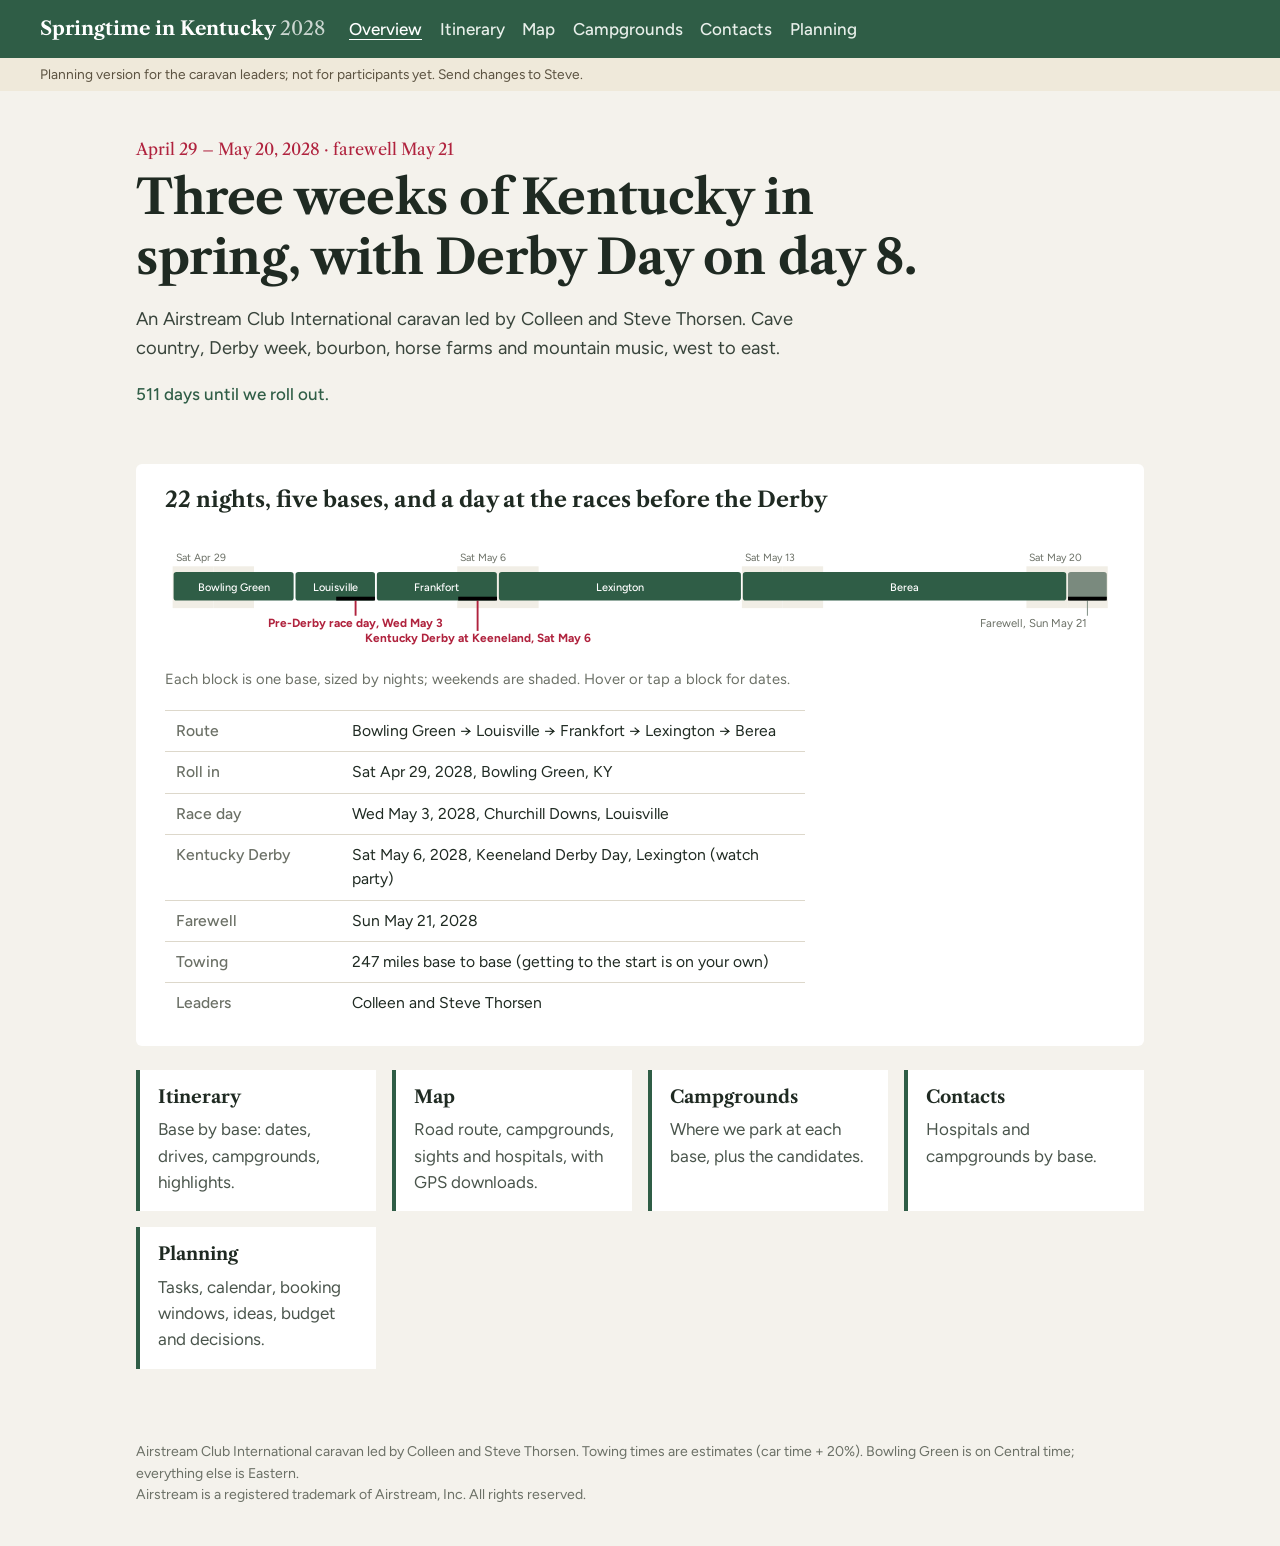
<file: index.html>
<!doctype html>
<html lang="en"><head><meta charset="utf-8">
<meta name="viewport" content="width=device-width, initial-scale=1, viewport-fit=cover">
<meta name="robots" content="noindex, nofollow">
<title>Overview — Springtime in Kentucky 2028</title>
<link rel="preconnect" href="https://fonts.googleapis.com"><link rel="preconnect" href="https://fonts.gstatic.com" crossorigin>
<link href="https://fonts.googleapis.com/css2?family=Libre+Caslon+Text:wght@400;700&family=Figtree:ital,wght@0,400;0,500;0,700;1,400&display=swap" rel="stylesheet">
<link rel="stylesheet" href="assets/css/site.css">
<link rel="icon" href="data:image/svg+xml,<svg xmlns=%22http://www.w3.org/2000/svg%22 viewBox=%220 0 100 100%22><text y=%22.9em%22 font-size=%2290%22>🌹</text></svg>">
</head><body>
<header class="top"><a class="brand" href="">Springtime in Kentucky <span>2028</span></a><nav><a href="" aria-current="page">Overview</a><a href="itinerary/">Itinerary</a><a href="route-map/">Map</a><a href="campgrounds/">Campgrounds</a><a href="contacts/">Contacts</a><a href="planning/">Planning</a></nav></header>
<div class="modebar">Planning version for the caravan leaders; not for participants yet. Send changes to Steve.</div><main>
<section class="hero">
  <p class="dates">April 29 – May 20, 2028 · farewell May 21</p>
  <h1>Three weeks of Kentucky in spring, with Derby Day on day 8.</h1>
  <p class="lede">An Airstream Club International caravan led by Colleen and Steve Thorsen. Cave country, Derby week, bourbon, horse farms and mountain music, west to east.</p>
  <p class="countdown" id="countdown"></p>
</section>
<section class="compare">
  <h2>22 nights, five bases, and a day at the races before the Derby</h2>
  <div class="scroll"><svg viewBox="0 0 1000 122" role="img" aria-label="Calendar strip of the caravan, Sat Apr 29 to Sun May 21" class="strip"><rect x="8.0" y="34" width="42.8" height="44" class="st-wknd"/><text x="11.0" y="28" class="st-date">Sat Apr 29</text><rect x="50.8" y="34" width="42.8" height="44" class="st-wknd"/><rect x="307.5" y="34" width="42.8" height="44" class="st-wknd"/><text x="310.5" y="28" class="st-date">Sat May 6</text><rect x="350.3" y="34" width="42.8" height="44" class="st-wknd"/><rect x="607.0" y="34" width="42.8" height="44" class="st-wknd"/><text x="610.0" y="28" class="st-date">Sat May 13</text><rect x="649.7" y="34" width="42.8" height="44" class="st-wknd"/><rect x="906.4" y="34" width="42.8" height="44" class="st-wknd"/><text x="909.4" y="28" class="st-date">Sat May 20</text><rect x="949.2" y="34" width="42.8" height="44" class="st-wknd"/><rect x="9.0" y="40" width="126.3" height="30" rx="3" class="st-stop"><title>Bowling Green &amp; Mammoth Cave: Sat Apr 29 to Tue May 2, 3 nights</title></rect><text x="72.2" y="60" text-anchor="middle" class="st-lab">Bowling Green</text><rect x="137.3" y="40" width="83.6" height="30" rx="3" class="st-stop"><title>Louisville: Tue May 2 to Thu May 4, 2 nights</title></rect><text x="179.1" y="60" text-anchor="middle" class="st-lab">Louisville</text><rect x="222.9" y="40" width="126.3" height="30" rx="3" class="st-stop"><title>Frankfort: Thu May 4 to Sun May 7, 3 nights</title></rect><text x="286.1" y="60" text-anchor="middle" class="st-lab">Frankfort</text><rect x="351.3" y="40" width="254.7" height="30" rx="3" class="st-stop"><title>Lexington horse country: Sun May 7 to Sat May 13, 6 nights</title></rect><text x="478.6" y="60" text-anchor="middle" class="st-lab">Lexington</text><rect x="608.0" y="40" width="340.3" height="30" rx="3" class="st-stop"><title>Berea &amp; Renfro Valley: Sat May 13 to Sun May 21, 8 nights</title></rect><text x="778.1" y="60" text-anchor="middle" class="st-lab">Berea</text><rect x="950.2" y="40" width="40.8" height="30" rx="3" class="st-farewell"><title>Farewell, Sun May 21</title></rect><line x1="200.5" y1="70" x2="200.5" y2="86" class="st-derby-line"/><rect x="180.1" y="66" width="40.8" height="4" class="st-derby-mark"/><text x="200.5" y="98" text-anchor="middle" class="st-derby-lab">Pre-Derby race day, Wed May 3</text><line x1="328.9" y1="70" x2="328.9" y2="102" class="st-derby-line"/><rect x="308.5" y="66" width="40.8" height="4" class="st-derby-mark"/><text x="328.9" y="114" text-anchor="middle" class="st-derby-lab">Kentucky Derby at Keeneland, Sat May 6</text><line x1="970.6" y1="70" x2="970.6" y2="86" class="st-fixed-line"/><rect x="950.2" y="66" width="40.8" height="4" class="st-fixed-mark"/><text x="970.6" y="98" text-anchor="end" class="st-fixed-lab">Farewell, Sun May 21</text></svg></div>
  <p class="caption">Each block is one base, sized by nights; weekends are shaded. Hover or tap a block for dates.</p>
  <table class="facts"><tbody>
    <tr><th>Route</th><td>Bowling Green → Louisville → Frankfort → Lexington → Berea</td></tr>
    <tr><th>Roll in</th><td>Sat Apr 29, 2028, Bowling Green, KY</td></tr>
    <tr><th>Race day</th><td>Wed May 3, 2028, Churchill Downs, Louisville</td></tr>
    <tr><th>Kentucky Derby</th><td>Sat May 6, 2028, Keeneland Derby Day, Lexington (watch party)</td></tr>
    <tr><th>Farewell</th><td>Sun May 21, 2028</td></tr>
    <tr><th>Towing</th><td>247 miles base to base (getting to the start is on your own)</td></tr>
    <tr><th>Leaders</th><td>Colleen and Steve Thorsen</td></tr>
  </tbody></table>
</section>
<section class="pages">
  <a href="itinerary/"><h3>Itinerary</h3><p>Base by base: dates, drives, campgrounds, highlights.</p></a>
  <a href="route-map/"><h3>Map</h3><p>Road route, campgrounds, sights and hospitals, with GPS downloads.</p></a>
  <a href="campgrounds/"><h3>Campgrounds</h3><p>Where we park at each base, plus the candidates.</p></a>
  <a href="contacts/"><h3>Contacts</h3><p>Hospitals and campgrounds by base.</p></a>
  <a href="planning/"><h3>Planning</h3><p>Tasks, calendar, booking windows, ideas, budget and decisions.</p></a>
</section></main>
<footer>Airstream Club International caravan led by Colleen and Steve Thorsen. Towing times are estimates (car time + 20%). Bowling Green is on Central time; everything else is Eastern.<br>Airstream is a registered trademark of Airstream, Inc. All rights reserved.</footer>
<script>
(function(){var s=new Date("2028-04-29T12:00:00"),n=new Date(),d=Math.round((s-n)/864e5),el=document.getElementById("countdown");
if(d>0)el.textContent=d+" days until we roll out.";else if(d>-23)el.textContent="Day "+(1-d)+" of the caravan.";else el.textContent="Caravan complete.";})();
</script></body></html>
</file>
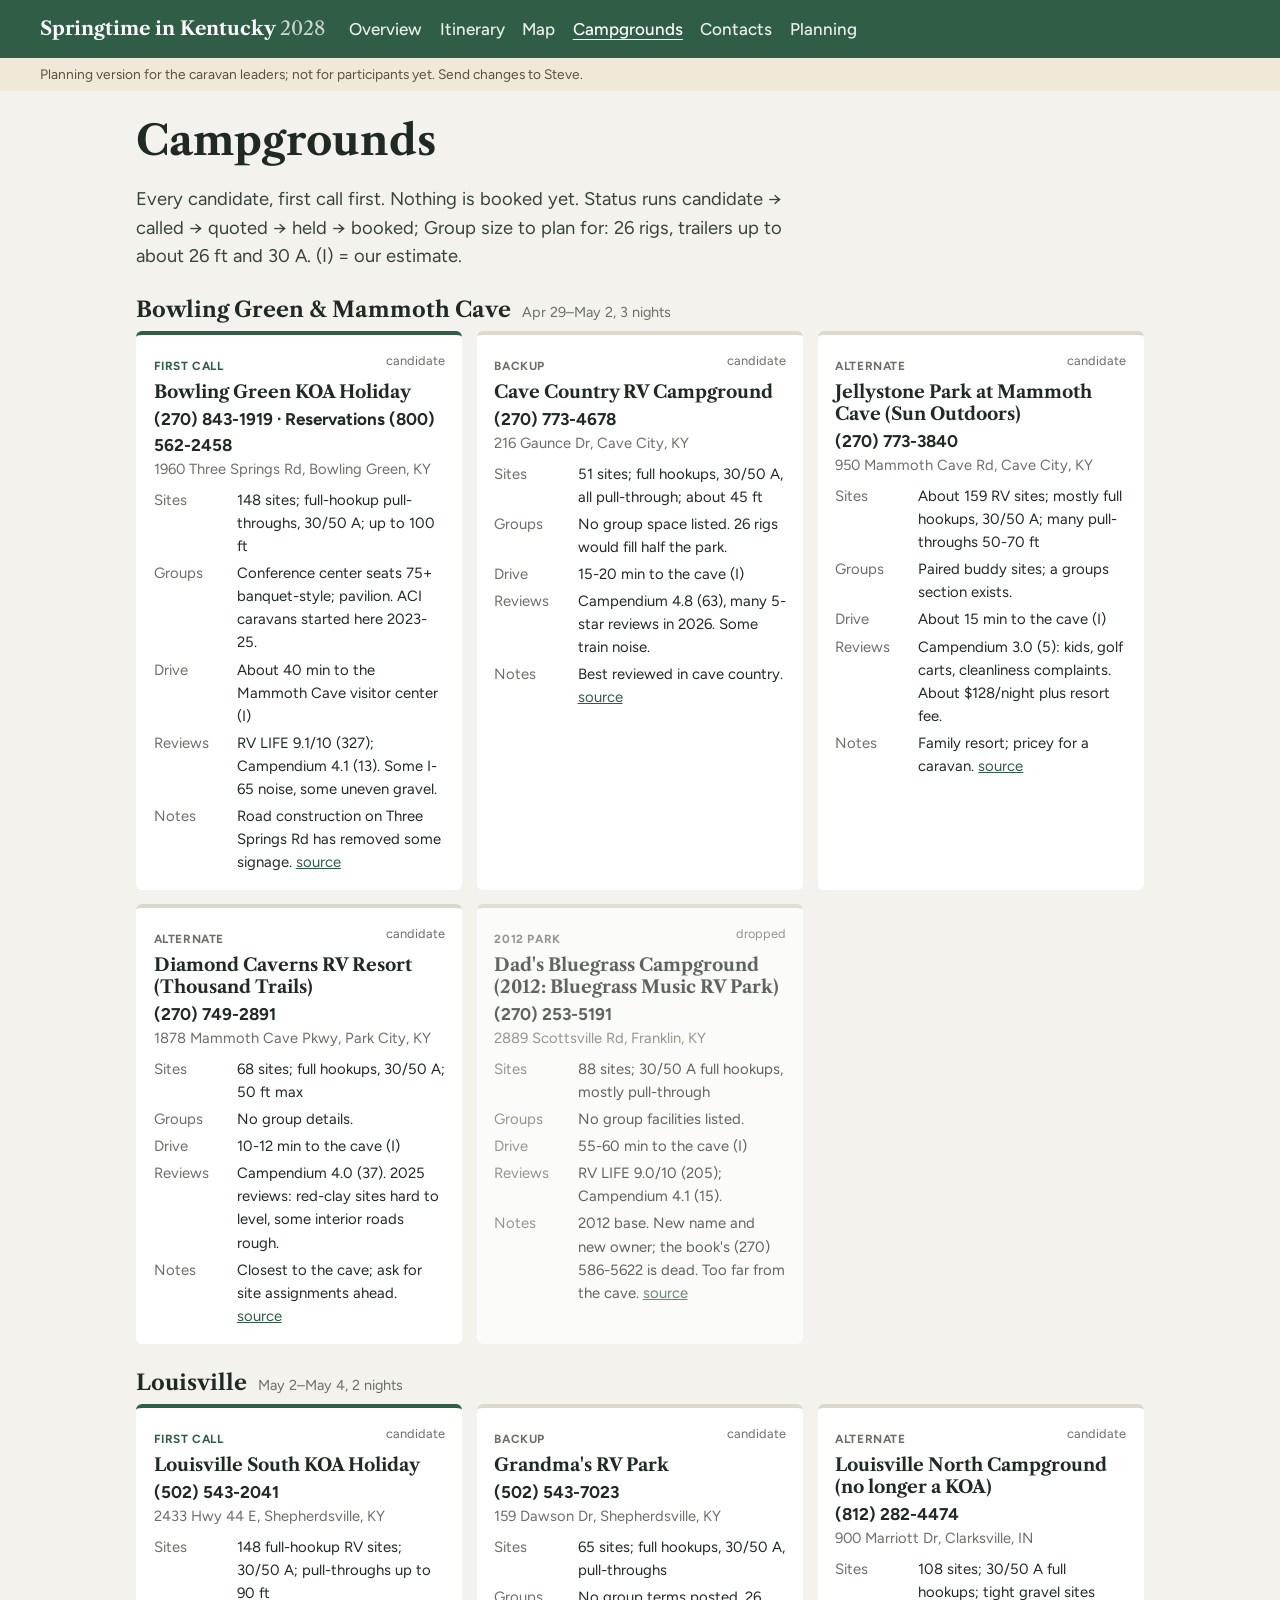
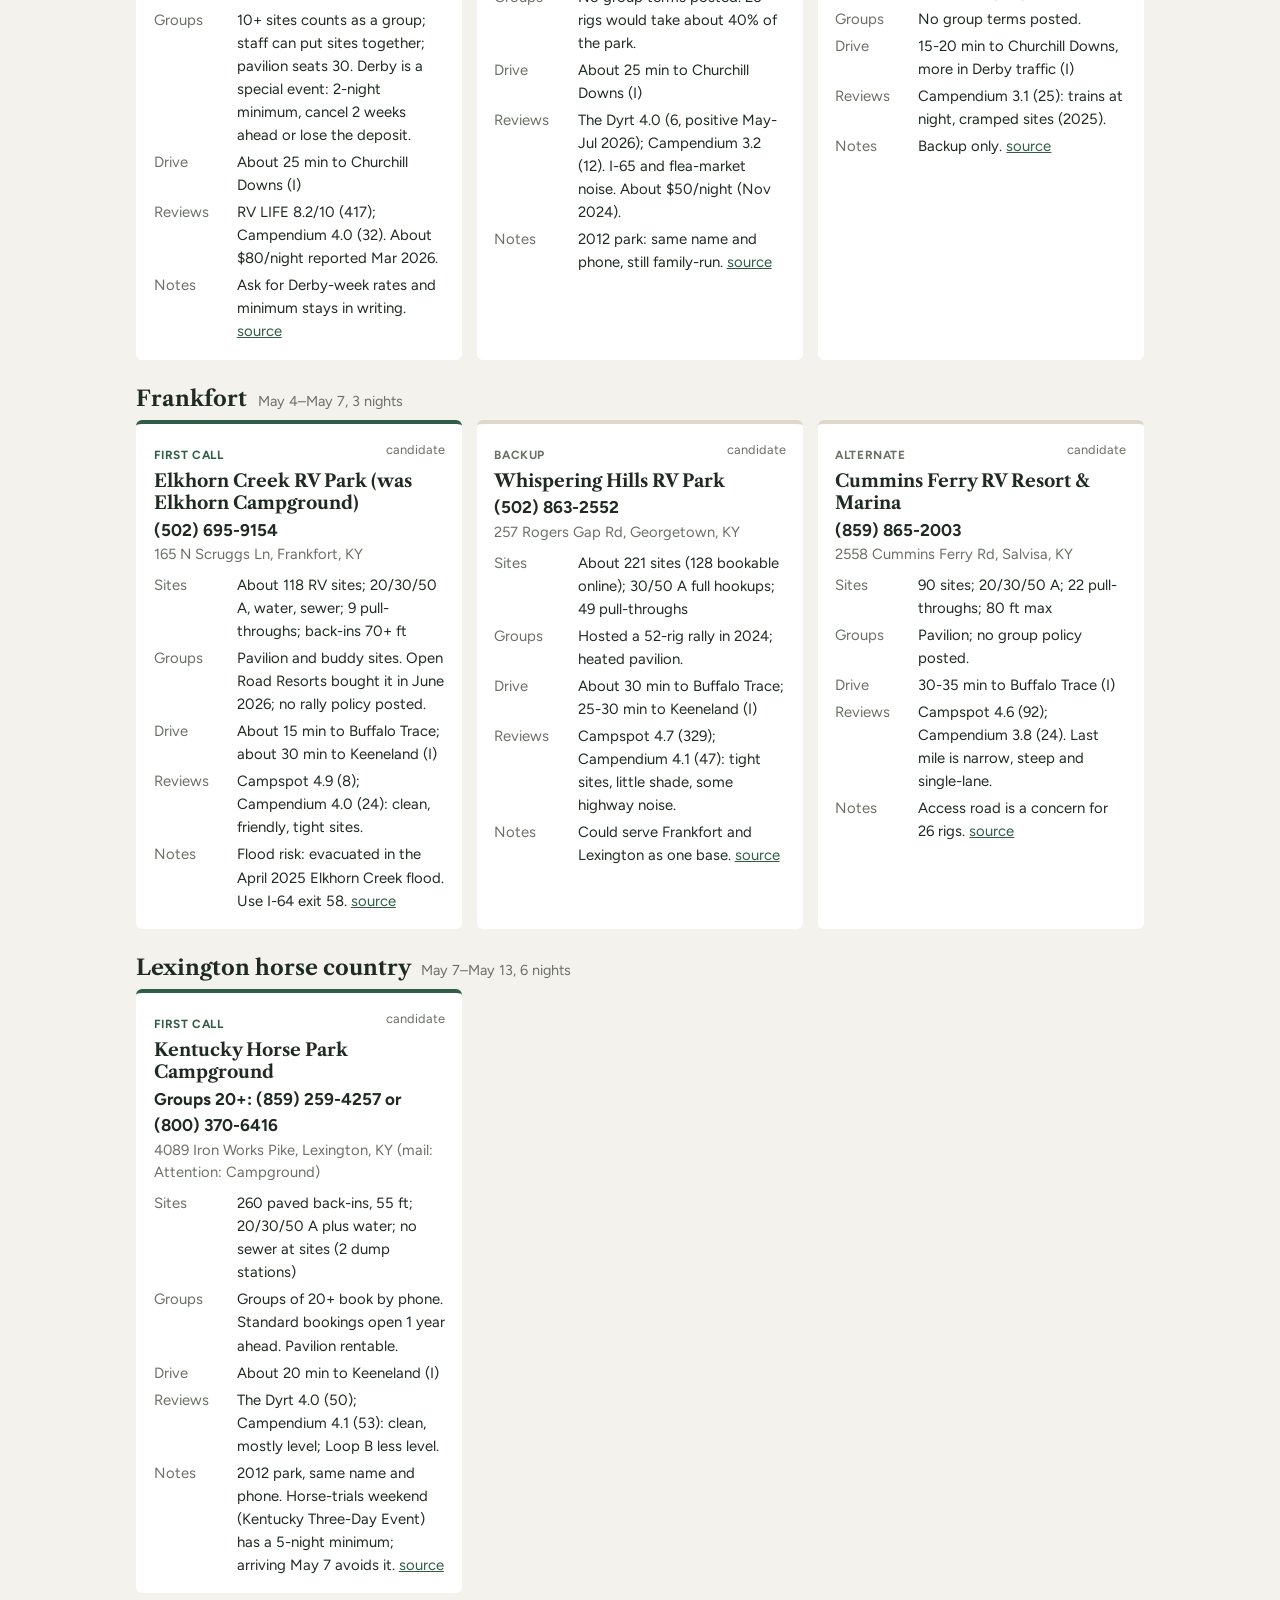
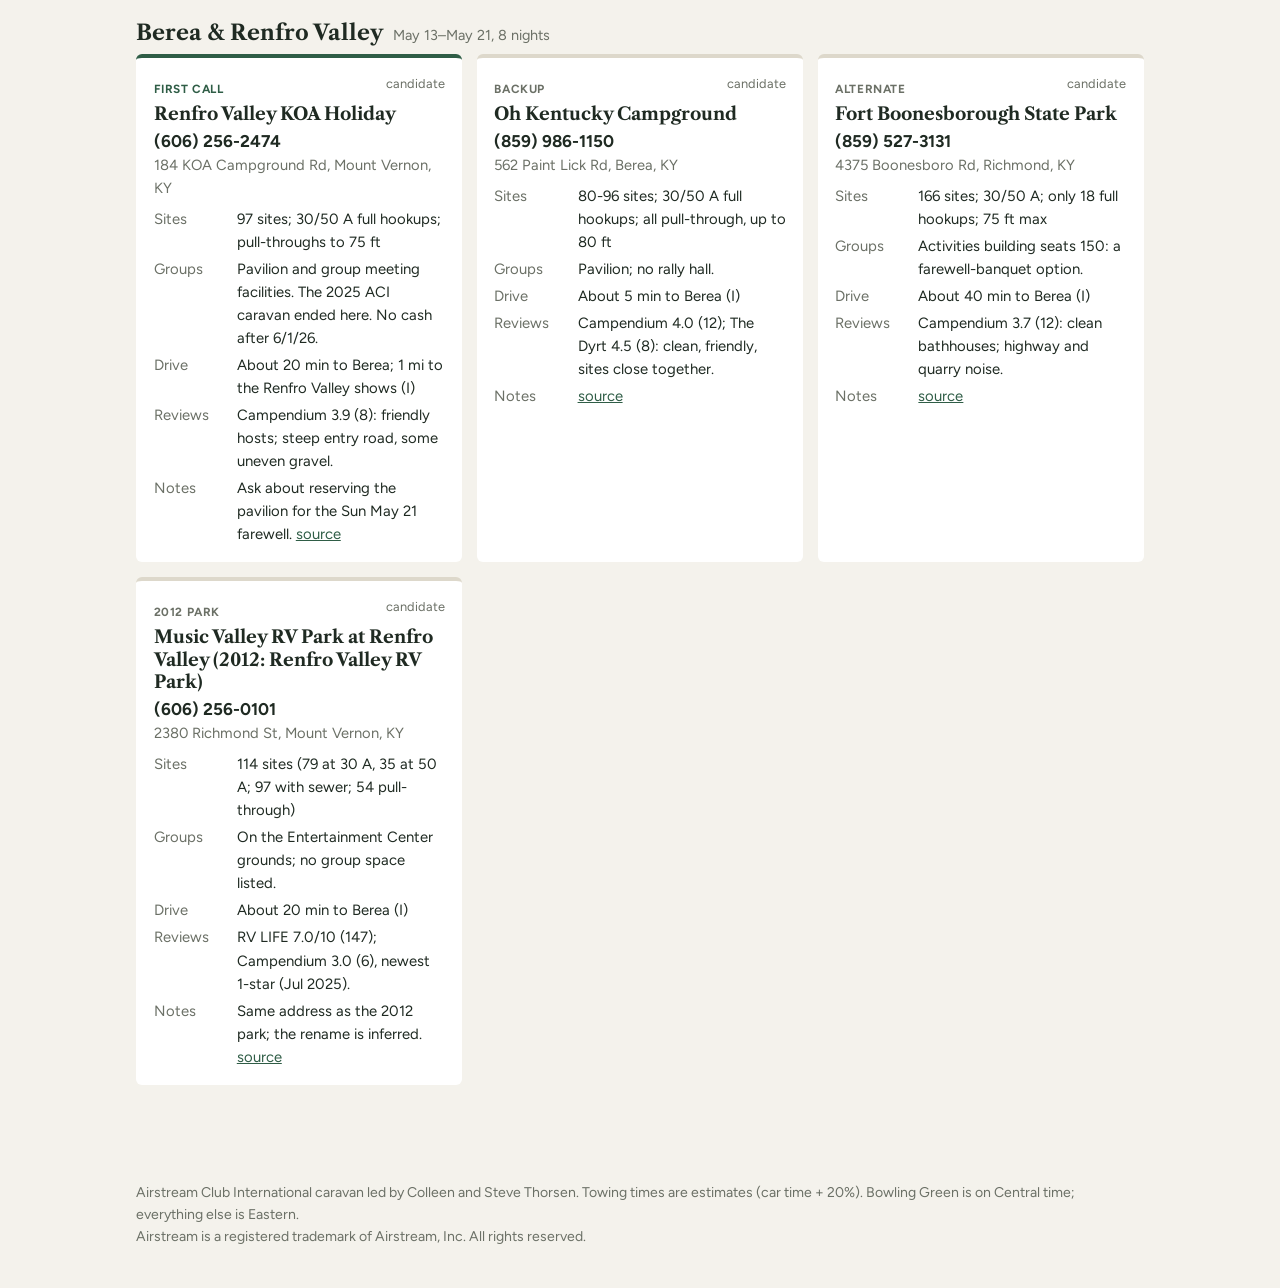
<file: campgrounds/index.html>
<!doctype html>
<html lang="en"><head><meta charset="utf-8">
<meta name="viewport" content="width=device-width, initial-scale=1, viewport-fit=cover">
<meta name="robots" content="noindex, nofollow">
<title>Campgrounds — Springtime in Kentucky 2028</title>
<link rel="preconnect" href="https://fonts.googleapis.com"><link rel="preconnect" href="https://fonts.gstatic.com" crossorigin>
<link href="https://fonts.googleapis.com/css2?family=Libre+Caslon+Text:wght@400;700&family=Figtree:ital,wght@0,400;0,500;0,700;1,400&display=swap" rel="stylesheet">
<link rel="stylesheet" href="../assets/css/site.css">
<link rel="icon" href="data:image/svg+xml,<svg xmlns=%22http://www.w3.org/2000/svg%22 viewBox=%220 0 100 100%22><text y=%22.9em%22 font-size=%2290%22>🌹</text></svg>">
</head><body>
<header class="top"><a class="brand" href="../">Springtime in Kentucky <span>2028</span></a><nav><a href="../">Overview</a><a href="../itinerary/">Itinerary</a><a href="../route-map/">Map</a><a href="../campgrounds/" aria-current="page">Campgrounds</a><a href="../contacts/">Contacts</a><a href="../planning/">Planning</a></nav></header>
<div class="modebar">Planning version for the caravan leaders; not for participants yet. Send changes to Steve.</div><main><h1>Campgrounds</h1><p class="lede">Every candidate, first call first. Nothing is booked yet. Status runs candidate → called → quoted → held → booked; Group size to plan for: 26 rigs, trailers up to about 26 ft and 30 A. (I) = our estimate.</p><section class="cgbase" id="bowlinggreen"><h2>Bowling Green &amp; Mammoth Cave <small>Apr 29–May 2, 3 nights</small></h2><div class="cggrid"><article class="cg r-pick s-candidate">
<header><span class="role">First call</span><span class="status">candidate</span>
<h3>Bowling Green KOA Holiday</h3><p class="ph">(270) 843-1919 · Reservations (800) 562-2458</p><p class="addr">1960 Three Springs Rd, Bowling Green, KY</p></header>
<dl><dt>Sites</dt><dd>148 sites; full-hookup pull-throughs, 30/50 A; up to 100 ft</dd><dt>Groups</dt><dd>Conference center seats 75+ banquet-style; pavilion. ACI caravans started here 2023-25.</dd><dt>Drive</dt><dd>About 40 min to the Mammoth Cave visitor center (I)</dd>
<dt>Reviews</dt><dd>RV LIFE 9.1/10 (327); Campendium 4.1 (13). Some I-65 noise, some uneven gravel.</dd><dt>Notes</dt><dd>Road construction on Three Springs Rd has removed some signage. <a href="https://koa.com/campgrounds/bowling-green/" rel="noopener">source</a></dd></dl></article><article class="cg r-backup s-candidate">
<header><span class="role">Backup</span><span class="status">candidate</span>
<h3>Cave Country RV Campground</h3><p class="ph">(270) 773-4678</p><p class="addr">216 Gaunce Dr, Cave City, KY</p></header>
<dl><dt>Sites</dt><dd>51 sites; full hookups, 30/50 A, all pull-through; about 45 ft</dd><dt>Groups</dt><dd>No group space listed. 26 rigs would fill half the park.</dd><dt>Drive</dt><dd>15-20 min to the cave (I)</dd>
<dt>Reviews</dt><dd>Campendium 4.8 (63), many 5-star reviews in 2026. Some train noise.</dd><dt>Notes</dt><dd>Best reviewed in cave country. <a href="https://maps.campendium.com/us/cave-city-ky/camping-rv/cave-country-rv-campground-cave-city" rel="noopener">source</a></dd></dl></article><article class="cg r-alt s-candidate">
<header><span class="role">Alternate</span><span class="status">candidate</span>
<h3>Jellystone Park at Mammoth Cave (Sun Outdoors)</h3><p class="ph">(270) 773-3840</p><p class="addr">950 Mammoth Cave Rd, Cave City, KY</p></header>
<dl><dt>Sites</dt><dd>About 159 RV sites; mostly full hookups, 30/50 A; many pull-throughs 50-70 ft</dd><dt>Groups</dt><dd>Paired buddy sites; a groups section exists.</dd><dt>Drive</dt><dd>About 15 min to the cave (I)</dd>
<dt>Reviews</dt><dd>Campendium 3.0 (5): kids, golf carts, cleanliness complaints. About $128/night plus resort fee.</dd><dt>Notes</dt><dd>Family resort; pricey for a caravan. <a href="https://www.sunoutdoors.com/kentucky/jellystone-park-at-mammoth-cave" rel="noopener">source</a></dd></dl></article><article class="cg r-alt s-candidate">
<header><span class="role">Alternate</span><span class="status">candidate</span>
<h3>Diamond Caverns RV Resort (Thousand Trails)</h3><p class="ph">(270) 749-2891</p><p class="addr">1878 Mammoth Cave Pkwy, Park City, KY</p></header>
<dl><dt>Sites</dt><dd>68 sites; full hookups, 30/50 A; 50 ft max</dd><dt>Groups</dt><dd>No group details.</dd><dt>Drive</dt><dd>10-12 min to the cave (I)</dd>
<dt>Reviews</dt><dd>Campendium 4.0 (37). 2025 reviews: red-clay sites hard to level, some interior roads rough.</dd><dt>Notes</dt><dd>Closest to the cave; ask for site assignments ahead. <a href="https://maps.campendium.com/us/park-city-ky/camping-rv/thousand-trails-diamond-caverns-rv-resort-golf-park-city-ky--0" rel="noopener">source</a></dd></dl></article><article class="cg r-2012 s-dropped">
<header><span class="role">2012 park</span><span class="status">dropped</span>
<h3>Dad&#x27;s Bluegrass Campground (2012: Bluegrass Music RV Park)</h3><p class="ph">(270) 253-5191</p><p class="addr">2889 Scottsville Rd, Franklin, KY</p></header>
<dl><dt>Sites</dt><dd>88 sites; 30/50 A full hookups, mostly pull-through</dd><dt>Groups</dt><dd>No group facilities listed.</dd><dt>Drive</dt><dd>55-60 min to the cave (I)</dd>
<dt>Reviews</dt><dd>RV LIFE 9.0/10 (205); Campendium 4.1 (15).</dd><dt>Notes</dt><dd>2012 base. New name and new owner; the book&#x27;s (270) 586-5622 is dead. Too far from the cave. <a href="https://maps.campendium.com/us/franklin-ky/camping-rv/dads-bluegrass-campground-franklin" rel="noopener">source</a></dd></dl></article></div></section><section class="cgbase" id="louisville"><h2>Louisville <small>May 2–May 4, 2 nights</small></h2><div class="cggrid"><article class="cg r-pick s-candidate">
<header><span class="role">First call</span><span class="status">candidate</span>
<h3>Louisville South KOA Holiday</h3><p class="ph">(502) 543-2041</p><p class="addr">2433 Hwy 44 E, Shepherdsville, KY</p></header>
<dl><dt>Sites</dt><dd>148 full-hookup RV sites; 30/50 A; pull-throughs up to 90 ft</dd><dt>Groups</dt><dd>10+ sites counts as a group; staff can put sites together; pavilion seats 30. Derby is a special event: 2-night minimum, cancel 2 weeks ahead or lose the deposit.</dd><dt>Drive</dt><dd>About 25 min to Churchill Downs (I)</dd>
<dt>Reviews</dt><dd>RV LIFE 8.2/10 (417); Campendium 4.0 (32). About $80/night reported Mar 2026.</dd><dt>Notes</dt><dd>Ask for Derby-week rates and minimum stays in writing. <a href="https://koa.com/campgrounds/louisville-south/groups/" rel="noopener">source</a></dd></dl></article><article class="cg r-backup s-candidate">
<header><span class="role">Backup</span><span class="status">candidate</span>
<h3>Grandma&#x27;s RV Park</h3><p class="ph">(502) 543-7023</p><p class="addr">159 Dawson Dr, Shepherdsville, KY</p></header>
<dl><dt>Sites</dt><dd>65 sites; full hookups, 30/50 A, pull-throughs</dd><dt>Groups</dt><dd>No group terms posted. 26 rigs would take about 40% of the park.</dd><dt>Drive</dt><dd>About 25 min to Churchill Downs (I)</dd>
<dt>Reviews</dt><dd>The Dyrt 4.0 (6, positive May-Jul 2026); Campendium 3.2 (12). I-65 and flea-market noise. About $50/night (Nov 2024).</dd><dt>Notes</dt><dd>2012 park: same name and phone, still family-run. <a href="https://maps.campendium.com/us/shepherdsville-ky/camping-rv/grandmas-rv-camping-shepherdsville" rel="noopener">source</a></dd></dl></article><article class="cg r-alt s-candidate">
<header><span class="role">Alternate</span><span class="status">candidate</span>
<h3>Louisville North Campground (no longer a KOA)</h3><p class="ph">(812) 282-4474</p><p class="addr">900 Marriott Dr, Clarksville, IN</p></header>
<dl><dt>Sites</dt><dd>108 sites; 30/50 A full hookups; tight gravel sites</dd><dt>Groups</dt><dd>No group terms posted.</dd><dt>Drive</dt><dd>15-20 min to Churchill Downs, more in Derby traffic (I)</dd>
<dt>Reviews</dt><dd>Campendium 3.1 (25): trains at night, cramped sites (2025).</dd><dt>Notes</dt><dd>Backup only. <a href="https://maps.campendium.com/us/clarksville-in/camping-rv/louisville-north-campground-clarksville-in--2" rel="noopener">source</a></dd></dl></article></div></section><section class="cgbase" id="frankfort"><h2>Frankfort <small>May 4–May 7, 3 nights</small></h2><div class="cggrid"><article class="cg r-pick s-candidate">
<header><span class="role">First call</span><span class="status">candidate</span>
<h3>Elkhorn Creek RV Park (was Elkhorn Campground)</h3><p class="ph">(502) 695-9154</p><p class="addr">165 N Scruggs Ln, Frankfort, KY</p></header>
<dl><dt>Sites</dt><dd>About 118 RV sites; 20/30/50 A, water, sewer; 9 pull-throughs; back-ins 70+ ft</dd><dt>Groups</dt><dd>Pavilion and buddy sites. Open Road Resorts bought it in June 2026; no rally policy posted.</dd><dt>Drive</dt><dd>About 15 min to Buffalo Trace; about 30 min to Keeneland (I)</dd>
<dt>Reviews</dt><dd>Campspot 4.9 (8); Campendium 4.0 (24): clean, friendly, tight sites.</dd><dt>Notes</dt><dd>Flood risk: evacuated in the April 2025 Elkhorn Creek flood. Use I-64 exit 58. <a href="https://openroadresorts.com/elkhorn-creek/" rel="noopener">source</a></dd></dl></article><article class="cg r-backup s-candidate">
<header><span class="role">Backup</span><span class="status">candidate</span>
<h3>Whispering Hills RV Park</h3><p class="ph">(502) 863-2552</p><p class="addr">257 Rogers Gap Rd, Georgetown, KY</p></header>
<dl><dt>Sites</dt><dd>About 221 sites (128 bookable online); 30/50 A full hookups; 49 pull-throughs</dd><dt>Groups</dt><dd>Hosted a 52-rig rally in 2024; heated pavilion.</dd><dt>Drive</dt><dd>About 30 min to Buffalo Trace; 25-30 min to Keeneland (I)</dd>
<dt>Reviews</dt><dd>Campspot 4.7 (329); Campendium 4.1 (47): tight sites, little shade, some highway noise.</dd><dt>Notes</dt><dd>Could serve Frankfort and Lexington as one base. <a href="https://campspot.com/park/whispering-hills-rv-park" rel="noopener">source</a></dd></dl></article><article class="cg r-alt s-candidate">
<header><span class="role">Alternate</span><span class="status">candidate</span>
<h3>Cummins Ferry RV Resort &amp; Marina</h3><p class="ph">(859) 865-2003</p><p class="addr">2558 Cummins Ferry Rd, Salvisa, KY</p></header>
<dl><dt>Sites</dt><dd>90 sites; 20/30/50 A; 22 pull-throughs; 80 ft max</dd><dt>Groups</dt><dd>Pavilion; no group policy posted.</dd><dt>Drive</dt><dd>30-35 min to Buffalo Trace (I)</dd>
<dt>Reviews</dt><dd>Campspot 4.6 (92); Campendium 3.8 (24). Last mile is narrow, steep and single-lane.</dd><dt>Notes</dt><dd>Access road is a concern for 26 rigs. <a href="https://maps.campendium.com/us/salvisa-ky/camping-rv/cummins-ferry-rv-park-campground-salvisa-ky--0" rel="noopener">source</a></dd></dl></article></div></section><section class="cgbase" id="lexington"><h2>Lexington horse country <small>May 7–May 13, 6 nights</small></h2><div class="cggrid"><article class="cg r-pick s-candidate">
<header><span class="role">First call</span><span class="status">candidate</span>
<h3>Kentucky Horse Park Campground</h3><p class="ph">Groups 20+: (859) 259-4257 or (800) 370-6416</p><p class="addr">4089 Iron Works Pike, Lexington, KY (mail: Attention: Campground)</p></header>
<dl><dt>Sites</dt><dd>260 paved back-ins, 55 ft; 20/30/50 A plus water; no sewer at sites (2 dump stations)</dd><dt>Groups</dt><dd>Groups of 20+ book by phone. Standard bookings open 1 year ahead. Pavilion rentable.</dd><dt>Drive</dt><dd>About 20 min to Keeneland (I)</dd>
<dt>Reviews</dt><dd>The Dyrt 4.0 (50); Campendium 4.1 (53): clean, mostly level; Loop B less level.</dd><dt>Notes</dt><dd>2012 park, same name and phone. Horse-trials weekend (Kentucky Three-Day Event) has a 5-night minimum; arriving May 7 avoids it. <a href="https://kyhorsepark.com/campground/camping-and-rates/" rel="noopener">source</a></dd></dl></article></div></section><section class="cgbase" id="berea"><h2>Berea &amp; Renfro Valley <small>May 13–May 21, 8 nights</small></h2><div class="cggrid"><article class="cg r-pick s-candidate">
<header><span class="role">First call</span><span class="status">candidate</span>
<h3>Renfro Valley KOA Holiday</h3><p class="ph">(606) 256-2474</p><p class="addr">184 KOA Campground Rd, Mount Vernon, KY</p></header>
<dl><dt>Sites</dt><dd>97 sites; 30/50 A full hookups; pull-throughs to 75 ft</dd><dt>Groups</dt><dd>Pavilion and group meeting facilities. The 2025 ACI caravan ended here. No cash after 6/1/26.</dd><dt>Drive</dt><dd>About 20 min to Berea; 1 mi to the Renfro Valley shows (I)</dd>
<dt>Reviews</dt><dd>Campendium 3.9 (8): friendly hosts; steep entry road, some uneven gravel.</dd><dt>Notes</dt><dd>Ask about reserving the pavilion for the Sun May 21 farewell. <a href="https://koa.com/campgrounds/renfro/" rel="noopener">source</a></dd></dl></article><article class="cg r-backup s-candidate">
<header><span class="role">Backup</span><span class="status">candidate</span>
<h3>Oh Kentucky Campground</h3><p class="ph">(859) 986-1150</p><p class="addr">562 Paint Lick Rd, Berea, KY</p></header>
<dl><dt>Sites</dt><dd>80-96 sites; 30/50 A full hookups; all pull-through, up to 80 ft</dd><dt>Groups</dt><dd>Pavilion; no rally hall.</dd><dt>Drive</dt><dd>About 5 min to Berea (I)</dd>
<dt>Reviews</dt><dd>Campendium 4.0 (12); The Dyrt 4.5 (8): clean, friendly, sites close together.</dd><dt>Notes</dt><dd> <a href="https://maps.campendium.com/us/berea-ky/accommodation/oh-kentucky-campground" rel="noopener">source</a></dd></dl></article><article class="cg r-alt s-candidate">
<header><span class="role">Alternate</span><span class="status">candidate</span>
<h3>Fort Boonesborough State Park</h3><p class="ph">(859) 527-3131</p><p class="addr">4375 Boonesboro Rd, Richmond, KY</p></header>
<dl><dt>Sites</dt><dd>166 sites; 30/50 A; only 18 full hookups; 75 ft max</dd><dt>Groups</dt><dd>Activities building seats 150: a farewell-banquet option.</dd><dt>Drive</dt><dd>About 40 min to Berea (I)</dd>
<dt>Reviews</dt><dd>Campendium 3.7 (12): clean bathhouses; highway and quarry noise.</dd><dt>Notes</dt><dd> <a href="https://maps.campendium.com/us/richmond-ky/points-of-interest/fort-boonesborough-state-park-campground-richmond-ky--0" rel="noopener">source</a></dd></dl></article><article class="cg r-2012 s-candidate">
<header><span class="role">2012 park</span><span class="status">candidate</span>
<h3>Music Valley RV Park at Renfro Valley (2012: Renfro Valley RV Park)</h3><p class="ph">(606) 256-0101</p><p class="addr">2380 Richmond St, Mount Vernon, KY</p></header>
<dl><dt>Sites</dt><dd>114 sites (79 at 30 A, 35 at 50 A; 97 with sewer; 54 pull-through)</dd><dt>Groups</dt><dd>On the Entertainment Center grounds; no group space listed.</dd><dt>Drive</dt><dd>About 20 min to Berea (I)</dd>
<dt>Reviews</dt><dd>RV LIFE 7.0/10 (147); Campendium 3.0 (6), newest 1-star (Jul 2025).</dd><dt>Notes</dt><dd>Same address as the 2012 park; the rename is inferred. <a href="https://www.campspot.com/park/music-valley-rv-park-at-renfro-valley" rel="noopener">source</a></dd></dl></article></div></section></main>
<footer>Airstream Club International caravan led by Colleen and Steve Thorsen. Towing times are estimates (car time + 20%). Bowling Green is on Central time; everything else is Eastern.<br>Airstream is a registered trademark of Airstream, Inc. All rights reserved.</footer>
</body></html>
</file>
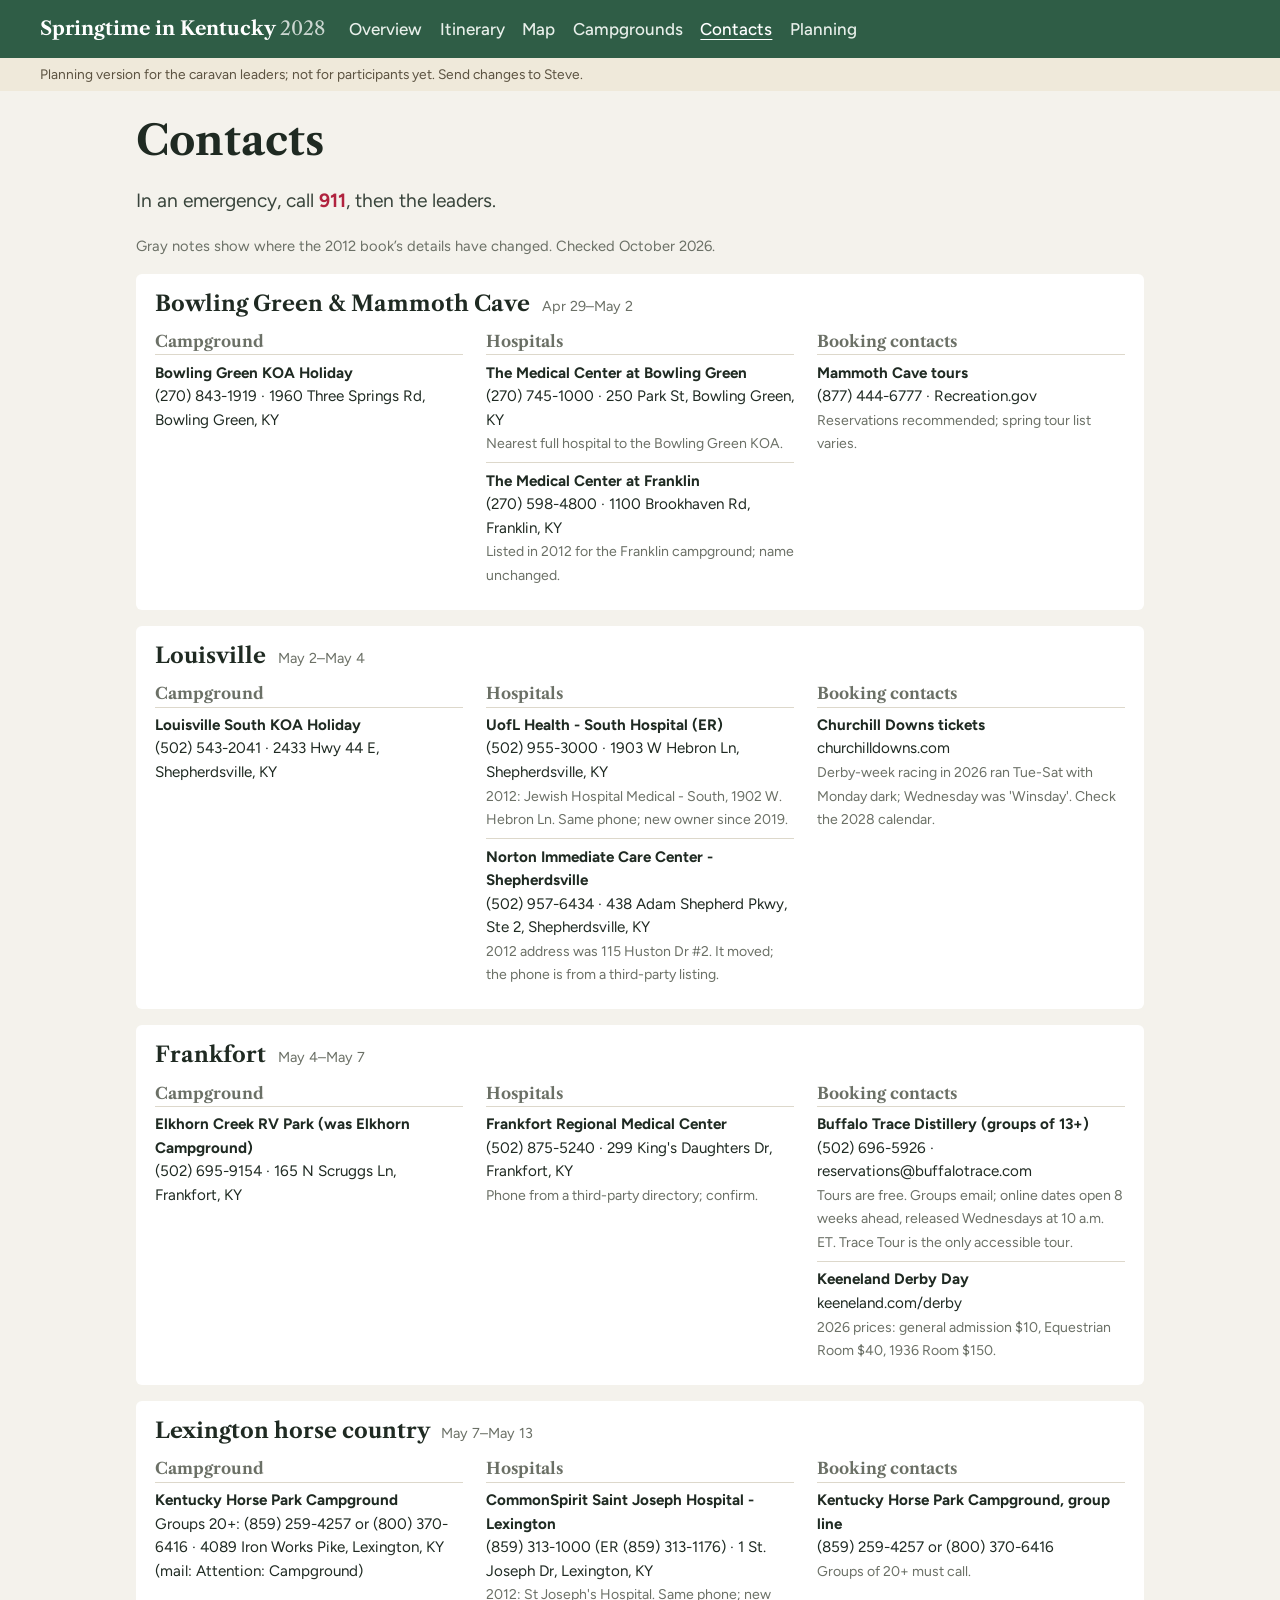
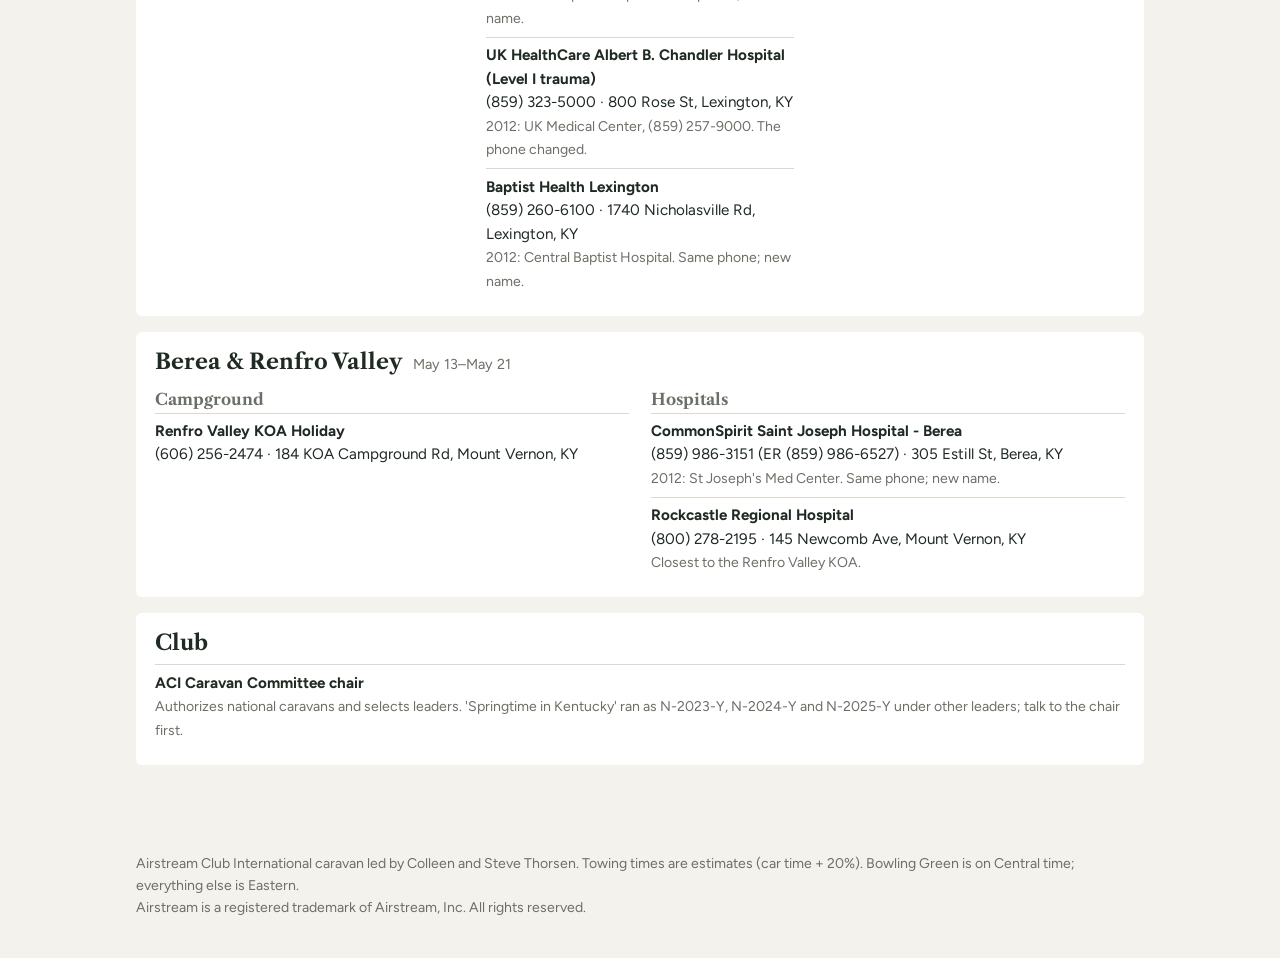
<file: contacts/index.html>
<!doctype html>
<html lang="en"><head><meta charset="utf-8">
<meta name="viewport" content="width=device-width, initial-scale=1, viewport-fit=cover">
<meta name="robots" content="noindex, nofollow">
<title>Contacts — Springtime in Kentucky 2028</title>
<link rel="preconnect" href="https://fonts.googleapis.com"><link rel="preconnect" href="https://fonts.gstatic.com" crossorigin>
<link href="https://fonts.googleapis.com/css2?family=Libre+Caslon+Text:wght@400;700&family=Figtree:ital,wght@0,400;0,500;0,700;1,400&display=swap" rel="stylesheet">
<link rel="stylesheet" href="../assets/css/site.css">
<link rel="icon" href="data:image/svg+xml,<svg xmlns=%22http://www.w3.org/2000/svg%22 viewBox=%220 0 100 100%22><text y=%22.9em%22 font-size=%2290%22>🌹</text></svg>">
</head><body>
<header class="top"><a class="brand" href="../">Springtime in Kentucky <span>2028</span></a><nav><a href="../">Overview</a><a href="../itinerary/">Itinerary</a><a href="../route-map/">Map</a><a href="../campgrounds/">Campgrounds</a><a href="../contacts/" aria-current="page">Contacts</a><a href="../planning/">Planning</a></nav></header>
<div class="modebar">Planning version for the caravan leaders; not for participants yet. Send changes to Steve.</div><main><h1>Contacts</h1><p class="lede emergency">In an emergency, call <b>911</b>, then the leaders.</p><p class="caption">Gray notes show where the 2012 book’s details have changed. Checked October 2026.</p><section class="cbase"><h2>Bowling Green &amp; Mammoth Cave <small>Apr 29–May 2</small></h2>
<div class="ccols"><div><h3>Campground</h3><ul><li><b>Bowling Green KOA Holiday</b><br>(270) 843-1919 · 1960 Three Springs Rd, Bowling Green, KY</li></ul></div>
<div><h3>Hospitals</h3><ul><li><b>The Medical Center at Bowling Green</b><br>(270) 745-1000 · 250 Park St, Bowling Green, KY<br><span class="was">Nearest full hospital to the Bowling Green KOA.</span></li><li><b>The Medical Center at Franklin</b><br>(270) 598-4800 · 1100 Brookhaven Rd, Franklin, KY<br><span class="was">Listed in 2012 for the Franklin campground; name unchanged.</span></li></ul></div><div><h3>Booking contacts</h3><ul><li><b>Mammoth Cave tours</b><br>(877) 444-6777 · Recreation.gov<br><span class="was">Reservations recommended; spring tour list varies.</span></li></ul></div></div></section><section class="cbase"><h2>Louisville <small>May 2–May 4</small></h2>
<div class="ccols"><div><h3>Campground</h3><ul><li><b>Louisville South KOA Holiday</b><br>(502) 543-2041 · 2433 Hwy 44 E, Shepherdsville, KY</li></ul></div>
<div><h3>Hospitals</h3><ul><li><b>UofL Health - South Hospital (ER)</b><br>(502) 955-3000 · 1903 W Hebron Ln, Shepherdsville, KY<br><span class="was">2012: Jewish Hospital Medical - South, 1902 W. Hebron Ln. Same phone; new owner since 2019.</span></li><li><b>Norton Immediate Care Center - Shepherdsville</b><br>(502) 957-6434 · 438 Adam Shepherd Pkwy, Ste 2, Shepherdsville, KY<br><span class="was">2012 address was 115 Huston Dr #2. It moved; the phone is from a third-party listing.</span></li></ul></div><div><h3>Booking contacts</h3><ul><li><b>Churchill Downs tickets</b><br>churchilldowns.com<br><span class="was">Derby-week racing in 2026 ran Tue-Sat with Monday dark; Wednesday was &#x27;Winsday&#x27;. Check the 2028 calendar.</span></li></ul></div></div></section><section class="cbase"><h2>Frankfort <small>May 4–May 7</small></h2>
<div class="ccols"><div><h3>Campground</h3><ul><li><b>Elkhorn Creek RV Park (was Elkhorn Campground)</b><br>(502) 695-9154 · 165 N Scruggs Ln, Frankfort, KY</li></ul></div>
<div><h3>Hospitals</h3><ul><li><b>Frankfort Regional Medical Center</b><br>(502) 875-5240 · 299 King&#x27;s Daughters Dr, Frankfort, KY<br><span class="was">Phone from a third-party directory; confirm.</span></li></ul></div><div><h3>Booking contacts</h3><ul><li><b>Buffalo Trace Distillery (groups of 13+)</b><br>(502) 696-5926 · reservations@buffalotrace.com<br><span class="was">Tours are free. Groups email; online dates open 8 weeks ahead, released Wednesdays at 10 a.m. ET. Trace Tour is the only accessible tour.</span></li><li><b>Keeneland Derby Day</b><br>keeneland.com/derby<br><span class="was">2026 prices: general admission $10, Equestrian Room $40, 1936 Room $150.</span></li></ul></div></div></section><section class="cbase"><h2>Lexington horse country <small>May 7–May 13</small></h2>
<div class="ccols"><div><h3>Campground</h3><ul><li><b>Kentucky Horse Park Campground</b><br>Groups 20+: (859) 259-4257 or (800) 370-6416 · 4089 Iron Works Pike, Lexington, KY (mail: Attention: Campground)</li></ul></div>
<div><h3>Hospitals</h3><ul><li><b>CommonSpirit Saint Joseph Hospital - Lexington</b><br>(859) 313-1000 (ER (859) 313-1176) · 1 St. Joseph Dr, Lexington, KY<br><span class="was">2012: St Joseph&#x27;s Hospital. Same phone; new name.</span></li><li><b>UK HealthCare Albert B. Chandler Hospital (Level I trauma)</b><br>(859) 323-5000 · 800 Rose St, Lexington, KY<br><span class="was">2012: UK Medical Center, (859) 257-9000. The phone changed.</span></li><li><b>Baptist Health Lexington</b><br>(859) 260-6100 · 1740 Nicholasville Rd, Lexington, KY<br><span class="was">2012: Central Baptist Hospital. Same phone; new name.</span></li></ul></div><div><h3>Booking contacts</h3><ul><li><b>Kentucky Horse Park Campground, group line</b><br>(859) 259-4257 or (800) 370-6416<br><span class="was">Groups of 20+ must call.</span></li></ul></div></div></section><section class="cbase"><h2>Berea &amp; Renfro Valley <small>May 13–May 21</small></h2>
<div class="ccols"><div><h3>Campground</h3><ul><li><b>Renfro Valley KOA Holiday</b><br>(606) 256-2474 · 184 KOA Campground Rd, Mount Vernon, KY</li></ul></div>
<div><h3>Hospitals</h3><ul><li><b>CommonSpirit Saint Joseph Hospital - Berea</b><br>(859) 986-3151 (ER (859) 986-6527) · 305 Estill St, Berea, KY<br><span class="was">2012: St Joseph&#x27;s Med Center. Same phone; new name.</span></li><li><b>Rockcastle Regional Hospital</b><br>(800) 278-2195 · 145 Newcomb Ave, Mount Vernon, KY<br><span class="was">Closest to the Renfro Valley KOA.</span></li></ul></div></div></section><section class="cbase"><h2>Club</h2><ul><li><b>ACI Caravan Committee chair</b><br><span class="was">Authorizes national caravans and selects leaders. &#x27;Springtime in Kentucky&#x27; ran as N-2023-Y, N-2024-Y and N-2025-Y under other leaders; talk to the chair first.</span></li></ul></section></main>
<footer>Airstream Club International caravan led by Colleen and Steve Thorsen. Towing times are estimates (car time + 20%). Bowling Green is on Central time; everything else is Eastern.<br>Airstream is a registered trademark of Airstream, Inc. All rights reserved.</footer>
</body></html>
</file>
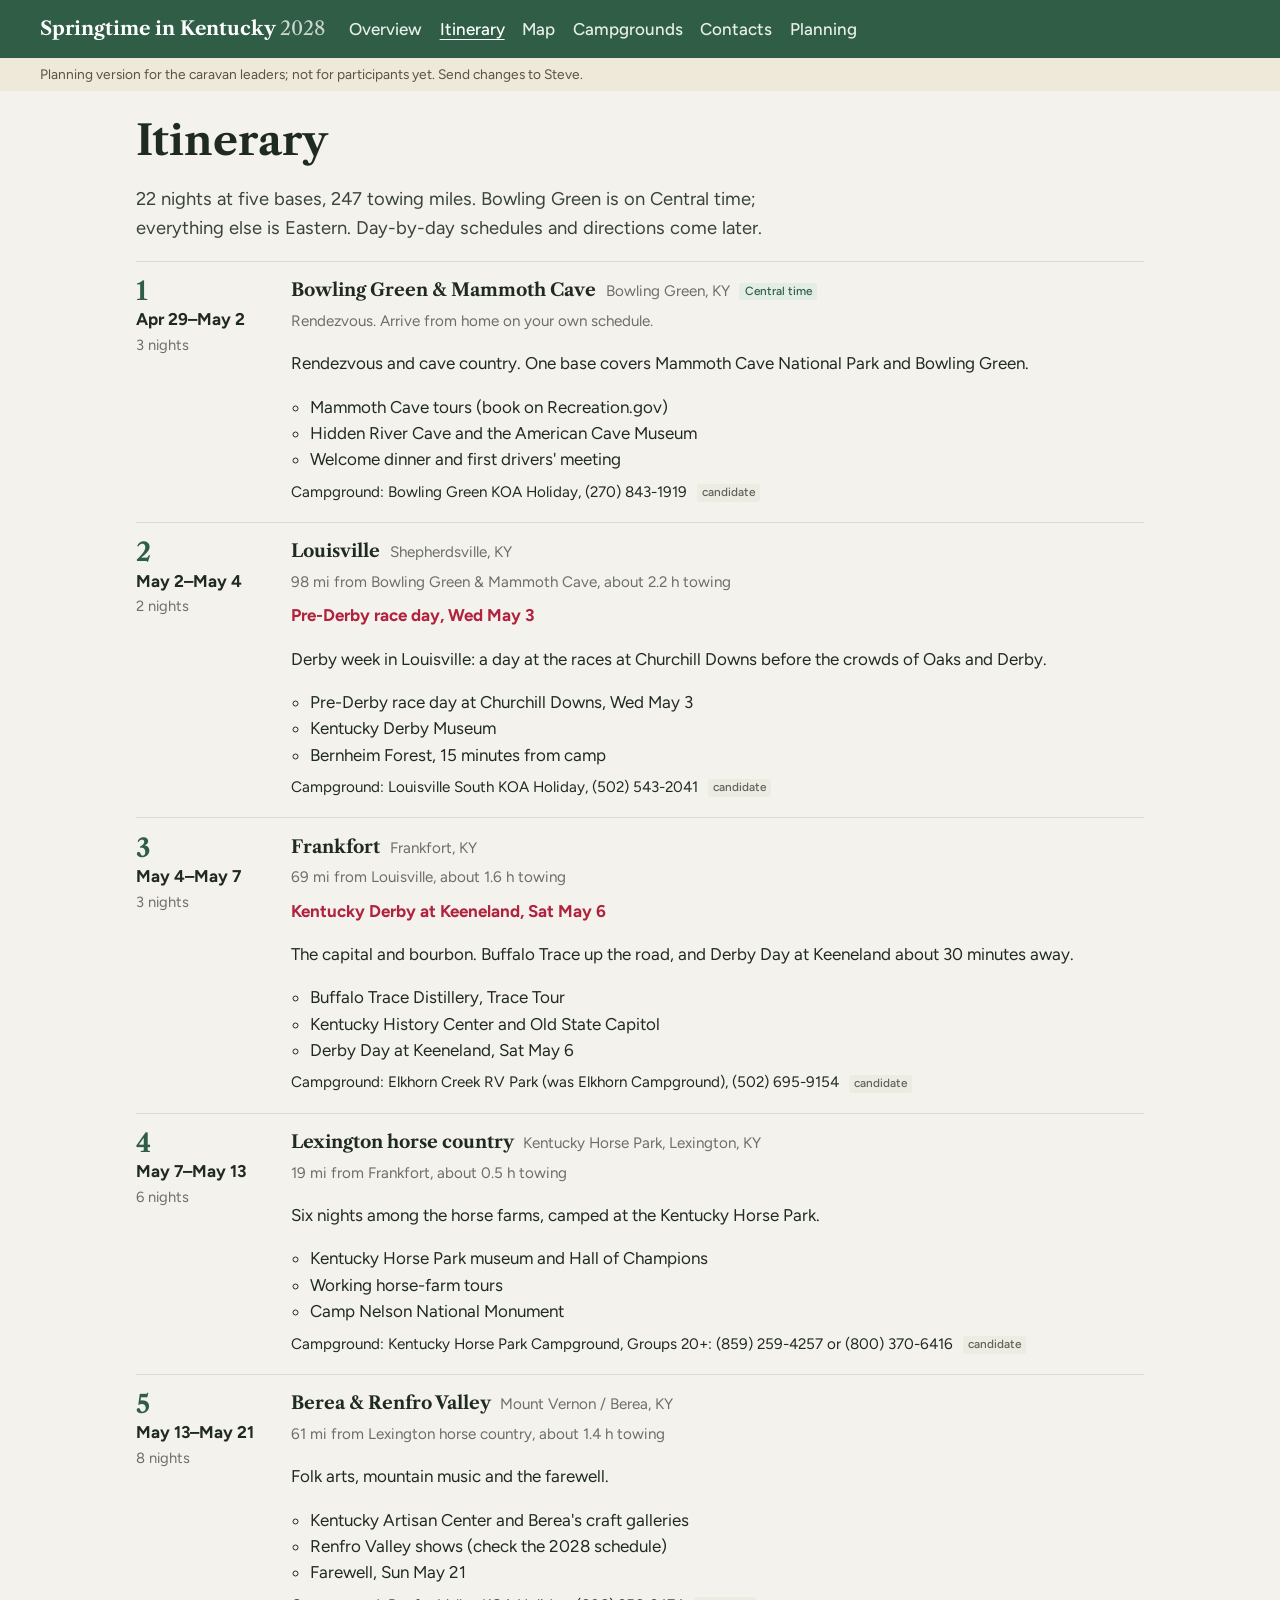
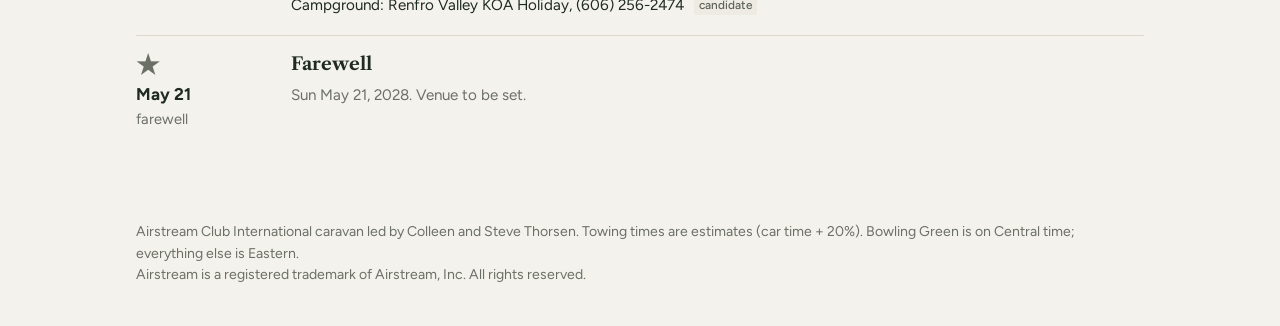
<file: itinerary/index.html>
<!doctype html>
<html lang="en"><head><meta charset="utf-8">
<meta name="viewport" content="width=device-width, initial-scale=1, viewport-fit=cover">
<meta name="robots" content="noindex, nofollow">
<title>Itinerary — Springtime in Kentucky 2028</title>
<link rel="preconnect" href="https://fonts.googleapis.com"><link rel="preconnect" href="https://fonts.gstatic.com" crossorigin>
<link href="https://fonts.googleapis.com/css2?family=Libre+Caslon+Text:wght@400;700&family=Figtree:ital,wght@0,400;0,500;0,700;1,400&display=swap" rel="stylesheet">
<link rel="stylesheet" href="../assets/css/site.css">
<link rel="icon" href="data:image/svg+xml,<svg xmlns=%22http://www.w3.org/2000/svg%22 viewBox=%220 0 100 100%22><text y=%22.9em%22 font-size=%2290%22>🌹</text></svg>">
</head><body>
<header class="top"><a class="brand" href="../">Springtime in Kentucky <span>2028</span></a><nav><a href="../">Overview</a><a href="../itinerary/" aria-current="page">Itinerary</a><a href="../route-map/">Map</a><a href="../campgrounds/">Campgrounds</a><a href="../contacts/">Contacts</a><a href="../planning/">Planning</a></nav></header>
<div class="modebar">Planning version for the caravan leaders; not for participants yet. Send changes to Steve.</div><main><h1>Itinerary</h1><p class="lede">22 nights at five bases, 247 towing miles. Bowling Green is on Central time; everything else is Eastern. Day-by-day schedules and directions come later.</p><ol class="stops"><li class="stop" id="bowlinggreen">
<div class="when"><span class="n">1</span><b>Apr 29–May 2</b><span>3 nights</span></div>
<div class="what"><h3>Bowling Green &amp; Mammoth Cave <small>Bowling Green, KY</small> <span class="tz">Central time</span></h3>
<p class="drive">Rendezvous. Arrive from home on your own schedule.</p><p>Rendezvous and cave country. One base covers Mammoth Cave National Park and Bowling Green.</p>
<ul><li>Mammoth Cave tours (book on Recreation.gov)</li><li>Hidden River Cave and the American Cave Museum</li><li>Welcome dinner and first drivers&#x27; meeting</li></ul><p class="camp">Campground: Bowling Green KOA Holiday, (270) 843-1919 <span class="tag">candidate</span></p></div></li><li class="stop" id="louisville">
<div class="when"><span class="n">2</span><b>May 2–May 4</b><span>2 nights</span></div>
<div class="what"><h3>Louisville <small>Shepherdsville, KY</small></h3>
<p class="drive">98 mi from Bowling Green &amp; Mammoth Cave, about 2.2 h towing</p><p class="fixedev">Pre-Derby race day, Wed May 3</p><p>Derby week in Louisville: a day at the races at Churchill Downs before the crowds of Oaks and Derby.</p>
<ul><li>Pre-Derby race day at Churchill Downs, Wed May 3</li><li>Kentucky Derby Museum</li><li>Bernheim Forest, 15 minutes from camp</li></ul><p class="camp">Campground: Louisville South KOA Holiday, (502) 543-2041 <span class="tag">candidate</span></p></div></li><li class="stop" id="frankfort">
<div class="when"><span class="n">3</span><b>May 4–May 7</b><span>3 nights</span></div>
<div class="what"><h3>Frankfort <small>Frankfort, KY</small></h3>
<p class="drive">69 mi from Louisville, about 1.6 h towing</p><p class="fixedev">Kentucky Derby at Keeneland, Sat May 6</p><p>The capital and bourbon. Buffalo Trace up the road, and Derby Day at Keeneland about 30 minutes away.</p>
<ul><li>Buffalo Trace Distillery, Trace Tour</li><li>Kentucky History Center and Old State Capitol</li><li>Derby Day at Keeneland, Sat May 6</li></ul><p class="camp">Campground: Elkhorn Creek RV Park (was Elkhorn Campground), (502) 695-9154 <span class="tag">candidate</span></p></div></li><li class="stop" id="lexington">
<div class="when"><span class="n">4</span><b>May 7–May 13</b><span>6 nights</span></div>
<div class="what"><h3>Lexington horse country <small>Kentucky Horse Park, Lexington, KY</small></h3>
<p class="drive">19 mi from Frankfort, about 0.5 h towing</p><p>Six nights among the horse farms, camped at the Kentucky Horse Park.</p>
<ul><li>Kentucky Horse Park museum and Hall of Champions</li><li>Working horse-farm tours</li><li>Camp Nelson National Monument</li></ul><p class="camp">Campground: Kentucky Horse Park Campground, Groups 20+: (859) 259-4257 or (800) 370-6416 <span class="tag">candidate</span></p></div></li><li class="stop" id="berea">
<div class="when"><span class="n">5</span><b>May 13–May 21</b><span>8 nights</span></div>
<div class="what"><h3>Berea &amp; Renfro Valley <small>Mount Vernon / Berea, KY</small></h3>
<p class="drive">61 mi from Lexington horse country, about 1.4 h towing</p><p>Folk arts, mountain music and the farewell.</p>
<ul><li>Kentucky Artisan Center and Berea&#x27;s craft galleries</li><li>Renfro Valley shows (check the 2028 schedule)</li><li>Farewell, Sun May 21</li></ul><p class="camp">Campground: Renfro Valley KOA Holiday, (606) 256-2474 <span class="tag">candidate</span></p></div></li><li class="stop k-farewell"><div class="when"><span class="n">★</span><b>May 21</b><span>farewell</span></div>
<div class="what"><h3>Farewell</h3><p class="drive">Sun May 21, 2028. Venue to be set.</p></div></li></ol></main>
<footer>Airstream Club International caravan led by Colleen and Steve Thorsen. Towing times are estimates (car time + 20%). Bowling Green is on Central time; everything else is Eastern.<br>Airstream is a registered trademark of Airstream, Inc. All rights reserved.</footer>
</body></html>
</file>
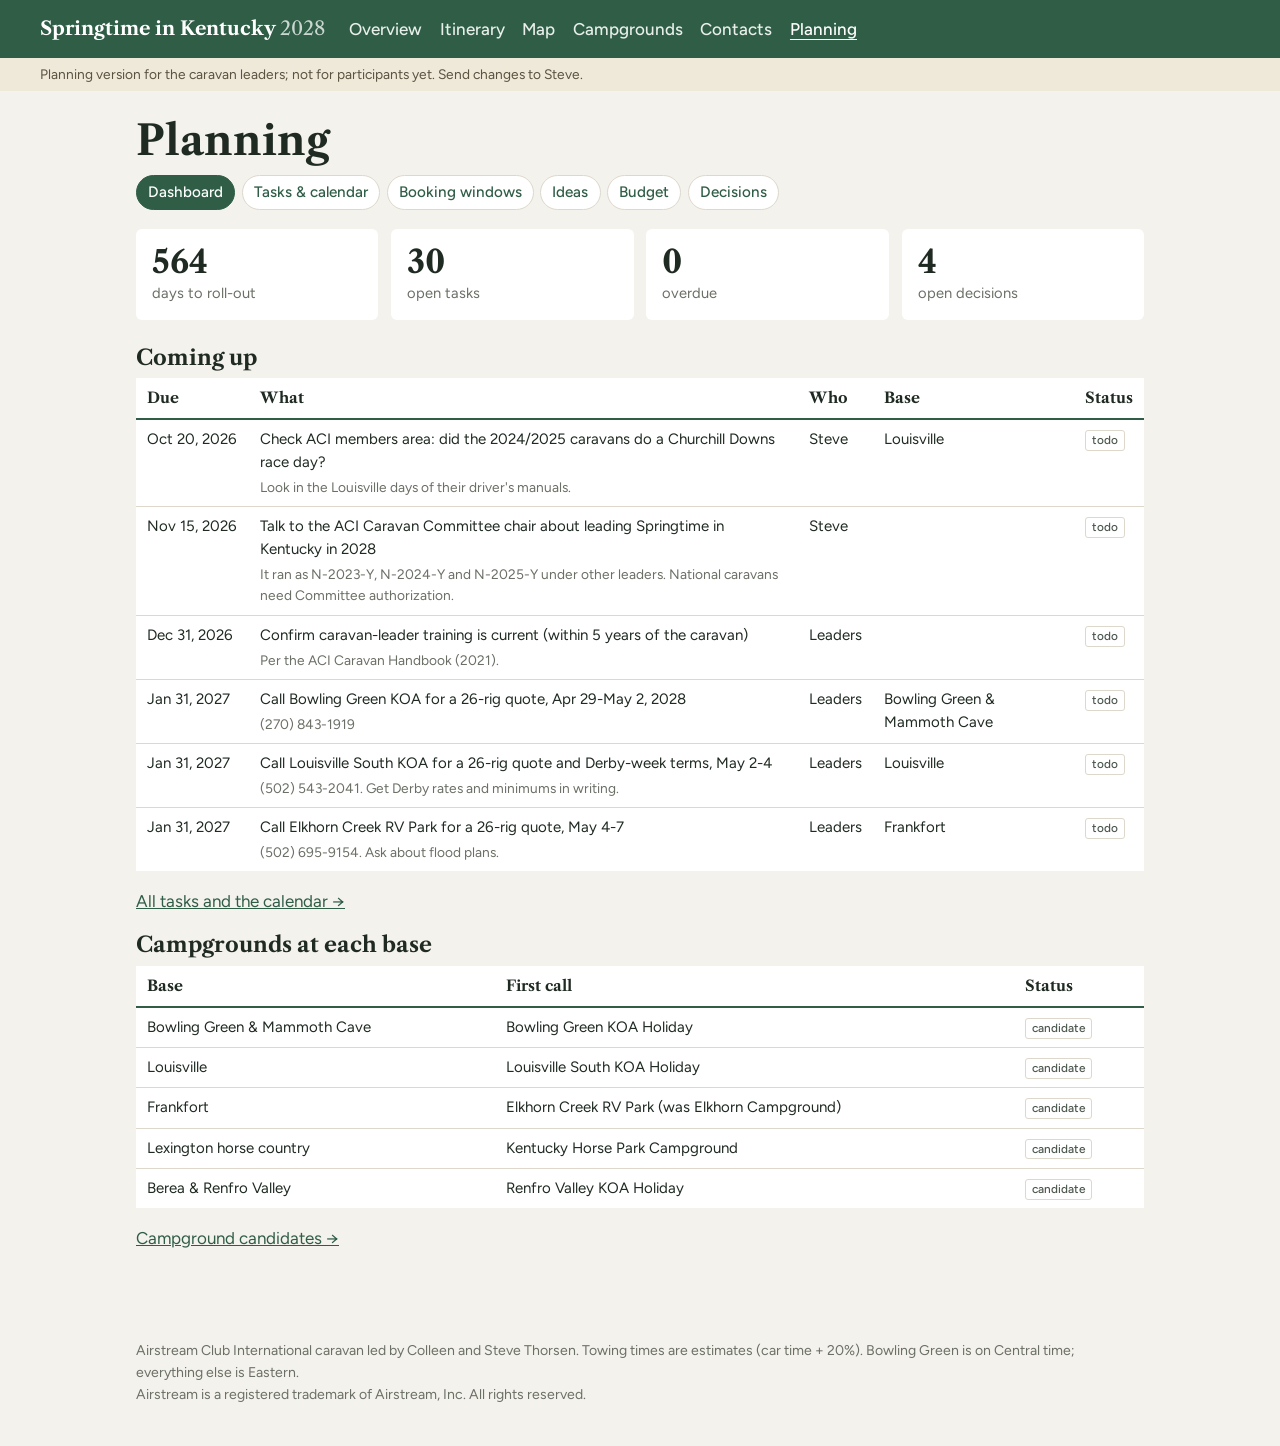
<file: planning/index.html>
<!doctype html>
<html lang="en"><head><meta charset="utf-8">
<meta name="viewport" content="width=device-width, initial-scale=1, viewport-fit=cover">
<meta name="robots" content="noindex, nofollow">
<title>Planning — Springtime in Kentucky 2028</title>
<link rel="preconnect" href="https://fonts.googleapis.com"><link rel="preconnect" href="https://fonts.gstatic.com" crossorigin>
<link href="https://fonts.googleapis.com/css2?family=Libre+Caslon+Text:wght@400;700&family=Figtree:ital,wght@0,400;0,500;0,700;1,400&display=swap" rel="stylesheet">
<link rel="stylesheet" href="../assets/css/site.css">
<link rel="icon" href="data:image/svg+xml,<svg xmlns=%22http://www.w3.org/2000/svg%22 viewBox=%220 0 100 100%22><text y=%22.9em%22 font-size=%2290%22>🌹</text></svg>">
</head><body>
<header class="top"><a class="brand" href="../">Springtime in Kentucky <span>2028</span></a><nav><a href="../">Overview</a><a href="../itinerary/">Itinerary</a><a href="../route-map/">Map</a><a href="../campgrounds/">Campgrounds</a><a href="../contacts/">Contacts</a><a href="../planning/" aria-current="page">Planning</a></nav></header>
<div class="modebar">Planning version for the caravan leaders; not for participants yet. Send changes to Steve.</div><main><h1>Planning</h1><nav class="subnav" aria-label="Planning"><a href="../planning/" aria-current="page">Dashboard</a><a href="../planning/tasks/">Tasks &amp; calendar</a><a href="../planning/bookings/">Booking windows</a><a href="../planning/ideas/">Ideas</a><a href="../planning/budget/">Budget</a><a href="../planning/decisions/">Decisions</a></nav>
<div class="tiles">
 <div><b>564</b><span>days to roll-out</span></div>
 <div><b>30</b><span>open tasks</span></div>
 <div class=""><b>0</b><span>overdue</span></div>
 <div><b>4</b><span>open decisions</span></div>
</div>
<h2>Coming up</h2>
<div class="scroll"><table class="tasks"><thead><tr><th>Due</th><th>What</th><th>Who</th><th>Base</th><th>Status</th></tr></thead><tbody><tr class=" st-todo"><td class="d">Oct 20, 2026</td>
<td>Check ACI members area: did the 2024/2025 caravans do a Churchill Downs race day?<div class="note">Look in the Louisville days of their driver&#x27;s manuals.</div></td>
<td>Steve</td><td>Louisville</td><td><span class="badge b-todo">todo</span></td></tr><tr class=" st-todo"><td class="d">Nov 15, 2026</td>
<td>Talk to the ACI Caravan Committee chair about leading Springtime in Kentucky in 2028<div class="note">It ran as N-2023-Y, N-2024-Y and N-2025-Y under other leaders. National caravans need Committee authorization.</div></td>
<td>Steve</td><td></td><td><span class="badge b-todo">todo</span></td></tr><tr class=" st-todo"><td class="d">Dec 31, 2026</td>
<td>Confirm caravan-leader training is current (within 5 years of the caravan)<div class="note">Per the ACI Caravan Handbook (2021).</div></td>
<td>Leaders</td><td></td><td><span class="badge b-todo">todo</span></td></tr><tr class=" st-todo"><td class="d">Jan 31, 2027</td>
<td>Call Bowling Green KOA for a 26-rig quote, Apr 29-May 2, 2028<div class="note">(270) 843-1919</div></td>
<td>Leaders</td><td>Bowling Green &amp; Mammoth Cave</td><td><span class="badge b-todo">todo</span></td></tr><tr class=" st-todo"><td class="d">Jan 31, 2027</td>
<td>Call Louisville South KOA for a 26-rig quote and Derby-week terms, May 2-4<div class="note">(502) 543-2041. Get Derby rates and minimums in writing.</div></td>
<td>Leaders</td><td>Louisville</td><td><span class="badge b-todo">todo</span></td></tr><tr class=" st-todo"><td class="d">Jan 31, 2027</td>
<td>Call Elkhorn Creek RV Park for a 26-rig quote, May 4-7<div class="note">(502) 695-9154. Ask about flood plans.</div></td>
<td>Leaders</td><td>Frankfort</td><td><span class="badge b-todo">todo</span></td></tr></tbody></table></div>
<p><a href="tasks/">All tasks and the calendar →</a></p>
<h2>Campgrounds at each base</h2>
<div class="scroll"><table class="tasks"><thead><tr><th>Base</th><th>First call</th><th>Status</th></tr></thead><tbody><tr><td>Bowling Green &amp; Mammoth Cave</td><td>Bowling Green KOA Holiday</td><td><span class="badge b-candidate">candidate</span></td></tr><tr><td>Louisville</td><td>Louisville South KOA Holiday</td><td><span class="badge b-candidate">candidate</span></td></tr><tr><td>Frankfort</td><td>Elkhorn Creek RV Park (was Elkhorn Campground)</td><td><span class="badge b-candidate">candidate</span></td></tr><tr><td>Lexington horse country</td><td>Kentucky Horse Park Campground</td><td><span class="badge b-candidate">candidate</span></td></tr><tr><td>Berea &amp; Renfro Valley</td><td>Renfro Valley KOA Holiday</td><td><span class="badge b-candidate">candidate</span></td></tr></tbody></table></div>
<p><a href="../campgrounds/">Campground candidates →</a></p></main>
<footer>Airstream Club International caravan led by Colleen and Steve Thorsen. Towing times are estimates (car time + 20%). Bowling Green is on Central time; everything else is Eastern.<br>Airstream is a registered trademark of Airstream, Inc. All rights reserved.</footer>
</body></html>
</file>
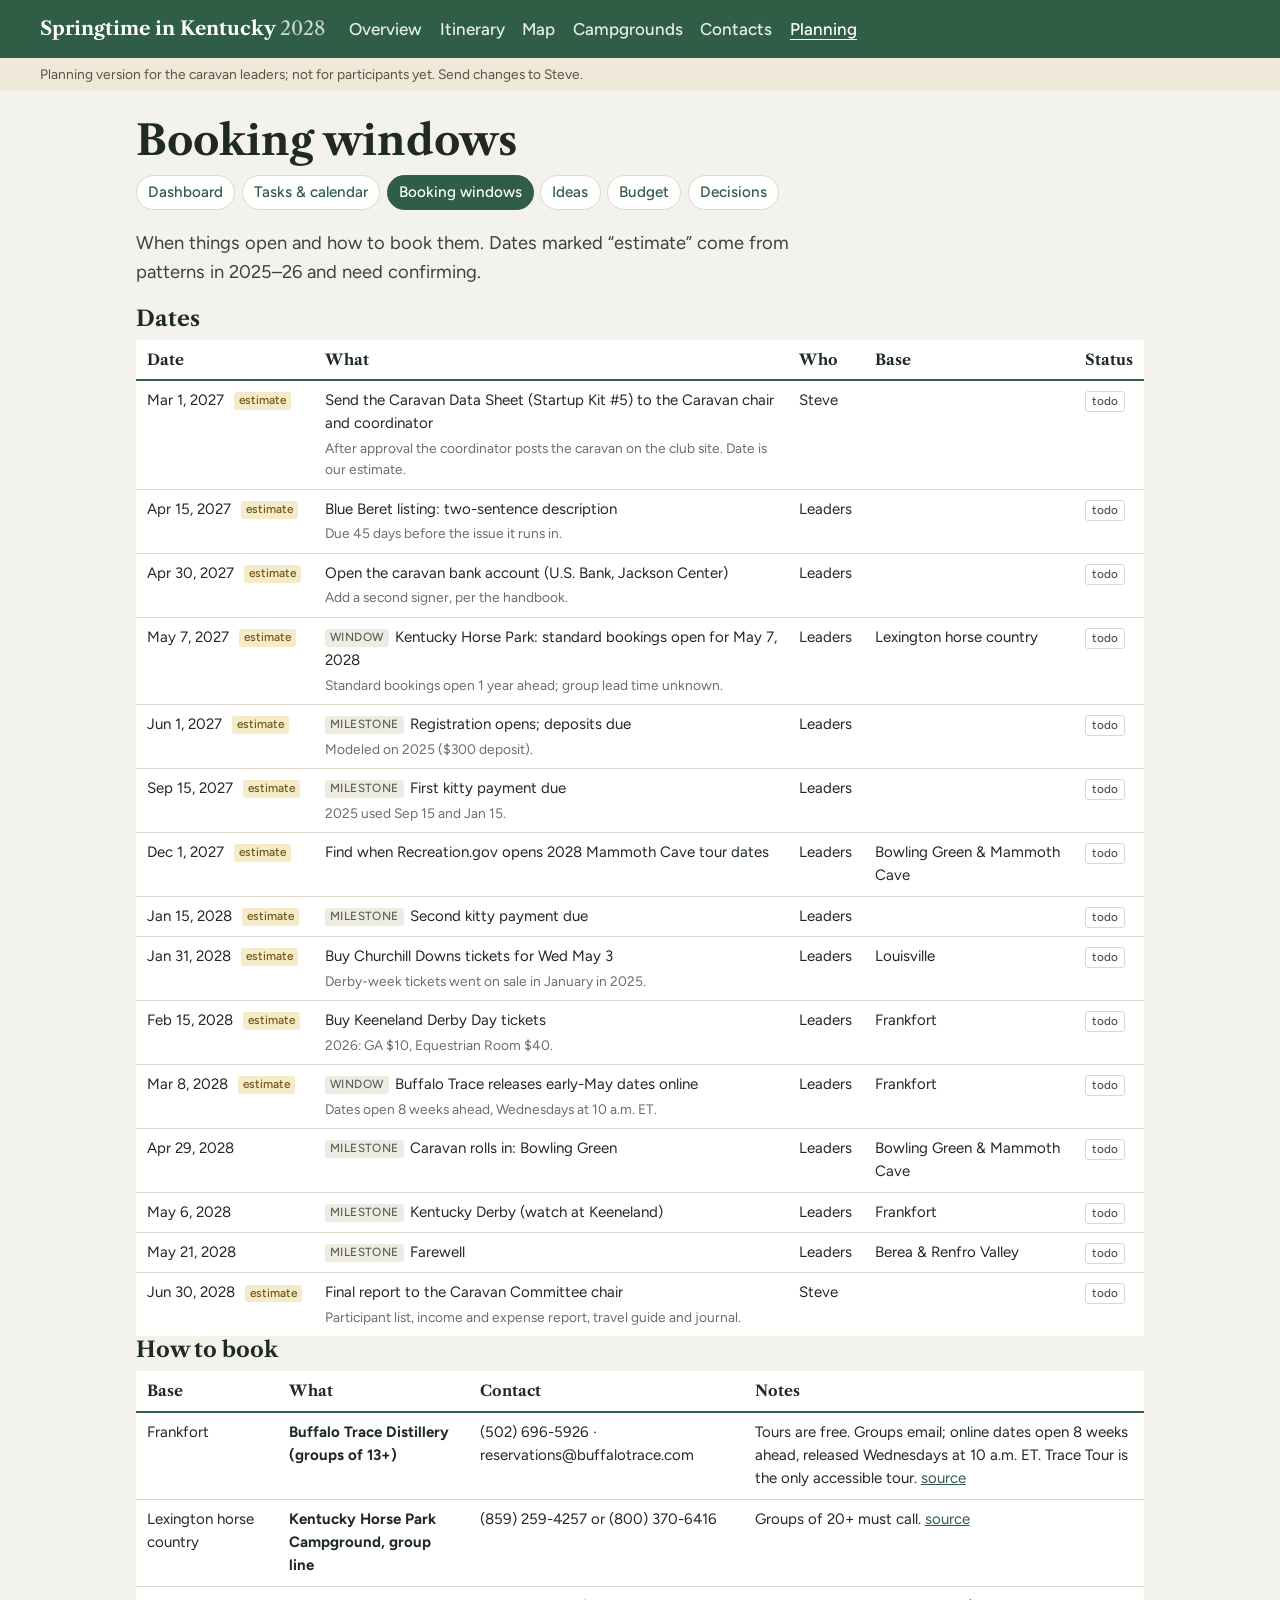
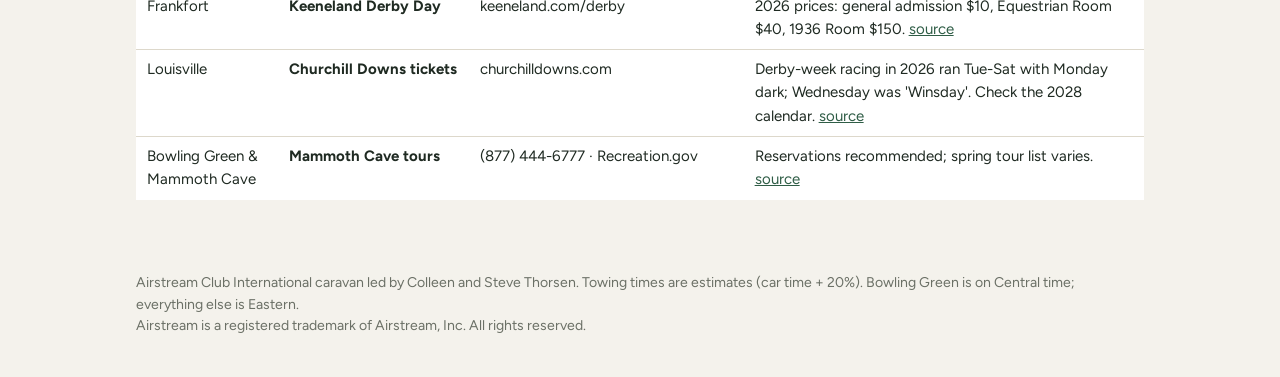
<file: planning/bookings/index.html>
<!doctype html>
<html lang="en"><head><meta charset="utf-8">
<meta name="viewport" content="width=device-width, initial-scale=1, viewport-fit=cover">
<meta name="robots" content="noindex, nofollow">
<title>Booking windows — Springtime in Kentucky 2028</title>
<link rel="preconnect" href="https://fonts.googleapis.com"><link rel="preconnect" href="https://fonts.gstatic.com" crossorigin>
<link href="https://fonts.googleapis.com/css2?family=Libre+Caslon+Text:wght@400;700&family=Figtree:ital,wght@0,400;0,500;0,700;1,400&display=swap" rel="stylesheet">
<link rel="stylesheet" href="../../assets/css/site.css">
<link rel="icon" href="data:image/svg+xml,<svg xmlns=%22http://www.w3.org/2000/svg%22 viewBox=%220 0 100 100%22><text y=%22.9em%22 font-size=%2290%22>🌹</text></svg>">
</head><body>
<header class="top"><a class="brand" href="../../">Springtime in Kentucky <span>2028</span></a><nav><a href="../../">Overview</a><a href="../../itinerary/">Itinerary</a><a href="../../route-map/">Map</a><a href="../../campgrounds/">Campgrounds</a><a href="../../contacts/">Contacts</a><a href="../../planning/" aria-current="page">Planning</a></nav></header>
<div class="modebar">Planning version for the caravan leaders; not for participants yet. Send changes to Steve.</div><main><h1>Booking windows</h1><nav class="subnav" aria-label="Planning"><a href="../../planning/">Dashboard</a><a href="../../planning/tasks/">Tasks &amp; calendar</a><a href="../../planning/bookings/" aria-current="page">Booking windows</a><a href="../../planning/ideas/">Ideas</a><a href="../../planning/budget/">Budget</a><a href="../../planning/decisions/">Decisions</a></nav>
<p class="lede">When things open and how to book them. Dates marked “estimate” come from patterns in 2025–26 and need confirming.</p>
<h2>Dates</h2>
<div class="scroll"><table class="tasks"><thead><tr><th>Date</th><th>What</th><th>Who</th><th>Base</th><th>Status</th></tr></thead><tbody><tr class=" st-todo"><td class="d">Mar 1, 2027 <span class="est" title="Estimated date; confirm">estimate</span></td>
<td>Send the Caravan Data Sheet (Startup Kit #5) to the Caravan chair and coordinator<div class="note">After approval the coordinator posts the caravan on the club site. Date is our estimate.</div></td>
<td>Steve</td><td></td><td><span class="badge b-todo">todo</span></td></tr><tr class=" st-todo"><td class="d">Apr 15, 2027 <span class="est" title="Estimated date; confirm">estimate</span></td>
<td>Blue Beret listing: two-sentence description<div class="note">Due 45 days before the issue it runs in.</div></td>
<td>Leaders</td><td></td><td><span class="badge b-todo">todo</span></td></tr><tr class=" st-todo"><td class="d">Apr 30, 2027 <span class="est" title="Estimated date; confirm">estimate</span></td>
<td>Open the caravan bank account (U.S. Bank, Jackson Center)<div class="note">Add a second signer, per the handbook.</div></td>
<td>Leaders</td><td></td><td><span class="badge b-todo">todo</span></td></tr><tr class=" st-todo"><td class="d">May 7, 2027 <span class="est" title="Estimated date; confirm">estimate</span></td>
<td><span class="kind">window</span>Kentucky Horse Park: standard bookings open for May 7, 2028<div class="note">Standard bookings open 1 year ahead; group lead time unknown.</div></td>
<td>Leaders</td><td>Lexington horse country</td><td><span class="badge b-todo">todo</span></td></tr><tr class=" st-todo"><td class="d">Jun 1, 2027 <span class="est" title="Estimated date; confirm">estimate</span></td>
<td><span class="kind">milestone</span>Registration opens; deposits due<div class="note">Modeled on 2025 ($300 deposit).</div></td>
<td>Leaders</td><td></td><td><span class="badge b-todo">todo</span></td></tr><tr class=" st-todo"><td class="d">Sep 15, 2027 <span class="est" title="Estimated date; confirm">estimate</span></td>
<td><span class="kind">milestone</span>First kitty payment due<div class="note">2025 used Sep 15 and Jan 15.</div></td>
<td>Leaders</td><td></td><td><span class="badge b-todo">todo</span></td></tr><tr class=" st-todo"><td class="d">Dec 1, 2027 <span class="est" title="Estimated date; confirm">estimate</span></td>
<td>Find when Recreation.gov opens 2028 Mammoth Cave tour dates</td>
<td>Leaders</td><td>Bowling Green &amp; Mammoth Cave</td><td><span class="badge b-todo">todo</span></td></tr><tr class=" st-todo"><td class="d">Jan 15, 2028 <span class="est" title="Estimated date; confirm">estimate</span></td>
<td><span class="kind">milestone</span>Second kitty payment due</td>
<td>Leaders</td><td></td><td><span class="badge b-todo">todo</span></td></tr><tr class=" st-todo"><td class="d">Jan 31, 2028 <span class="est" title="Estimated date; confirm">estimate</span></td>
<td>Buy Churchill Downs tickets for Wed May 3<div class="note">Derby-week tickets went on sale in January in 2025.</div></td>
<td>Leaders</td><td>Louisville</td><td><span class="badge b-todo">todo</span></td></tr><tr class=" st-todo"><td class="d">Feb 15, 2028 <span class="est" title="Estimated date; confirm">estimate</span></td>
<td>Buy Keeneland Derby Day tickets<div class="note">2026: GA $10, Equestrian Room $40.</div></td>
<td>Leaders</td><td>Frankfort</td><td><span class="badge b-todo">todo</span></td></tr><tr class=" st-todo"><td class="d">Mar 8, 2028 <span class="est" title="Estimated date; confirm">estimate</span></td>
<td><span class="kind">window</span>Buffalo Trace releases early-May dates online<div class="note">Dates open 8 weeks ahead, Wednesdays at 10 a.m. ET.</div></td>
<td>Leaders</td><td>Frankfort</td><td><span class="badge b-todo">todo</span></td></tr><tr class=" st-todo"><td class="d">Apr 29, 2028</td>
<td><span class="kind">milestone</span>Caravan rolls in: Bowling Green</td>
<td>Leaders</td><td>Bowling Green &amp; Mammoth Cave</td><td><span class="badge b-todo">todo</span></td></tr><tr class=" st-todo"><td class="d">May 6, 2028</td>
<td><span class="kind">milestone</span>Kentucky Derby (watch at Keeneland)</td>
<td>Leaders</td><td>Frankfort</td><td><span class="badge b-todo">todo</span></td></tr><tr class=" st-todo"><td class="d">May 21, 2028</td>
<td><span class="kind">milestone</span>Farewell</td>
<td>Leaders</td><td>Berea &amp; Renfro Valley</td><td><span class="badge b-todo">todo</span></td></tr><tr class=" st-todo"><td class="d">Jun 30, 2028 <span class="est" title="Estimated date; confirm">estimate</span></td>
<td>Final report to the Caravan Committee chair<div class="note">Participant list, income and expense report, travel guide and journal.</div></td>
<td>Steve</td><td></td><td><span class="badge b-todo">todo</span></td></tr></tbody></table></div>
<h2>How to book</h2>
<div class="scroll"><table class="tasks"><thead><tr><th>Base</th><th>What</th><th>Contact</th><th>Notes</th></tr></thead><tbody><tr><td>Frankfort</td><td><b>Buffalo Trace Distillery (groups of 13+)</b></td><td>(502) 696-5926 · reservations@buffalotrace.com</td><td>Tours are free. Groups email; online dates open 8 weeks ahead, released Wednesdays at 10 a.m. ET. Trace Tour is the only accessible tour. <a href="https://www.buffalotracedistillery.com/faqs/" rel="noopener">source</a></td></tr><tr><td>Lexington horse country</td><td><b>Kentucky Horse Park Campground, group line</b></td><td>(859) 259-4257 or (800) 370-6416</td><td>Groups of 20+ must call. <a href="https://kyhorsepark.com/campground/" rel="noopener">source</a></td></tr><tr><td>Frankfort</td><td><b>Keeneland Derby Day</b></td><td>keeneland.com/derby</td><td>2026 prices: general admission $10, Equestrian Room $40, 1936 Room $150. <a href="https://keeneland.com/derby" rel="noopener">source</a></td></tr><tr><td>Louisville</td><td><b>Churchill Downs tickets</b></td><td>churchilldowns.com</td><td>Derby-week racing in 2026 ran Tue-Sat with Monday dark; Wednesday was &#x27;Winsday&#x27;. Check the 2028 calendar. <a href="https://kyhbpa.org/2026/02/ky-derby-week-opener-returns-to-daytime-saturday-sunday-racing-back-the-next-day/" rel="noopener">source</a></td></tr><tr><td>Bowling Green &amp; Mammoth Cave</td><td><b>Mammoth Cave tours</b></td><td>(877) 444-6777 · Recreation.gov</td><td>Reservations recommended; spring tour list varies. <a href="https://nps.gov/maca/planyourvisit/explore-all-tours.htm" rel="noopener">source</a></td></tr></tbody></table></div></main>
<footer>Airstream Club International caravan led by Colleen and Steve Thorsen. Towing times are estimates (car time + 20%). Bowling Green is on Central time; everything else is Eastern.<br>Airstream is a registered trademark of Airstream, Inc. All rights reserved.</footer>
</body></html>
</file>
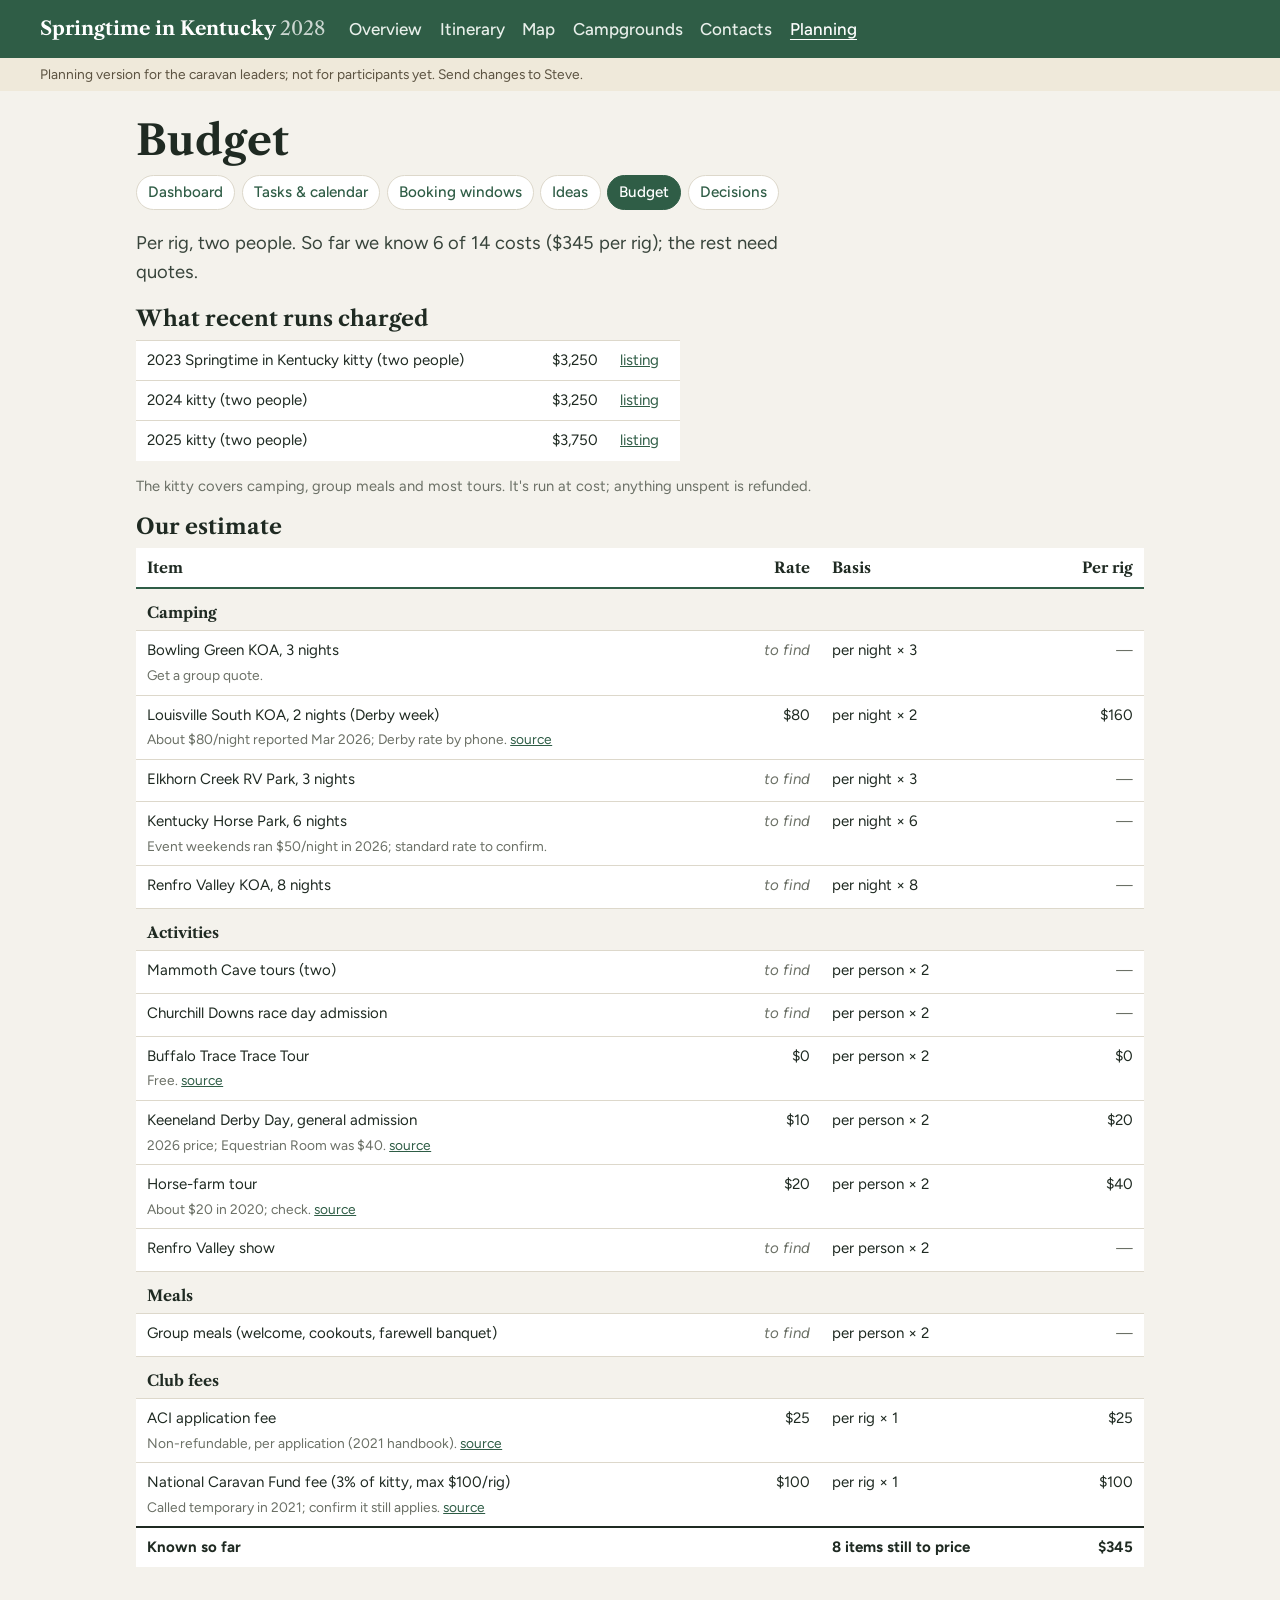
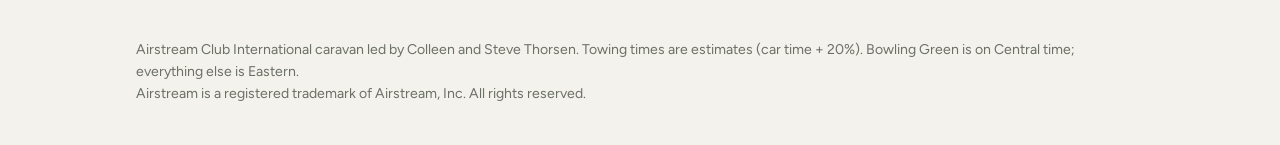
<file: planning/budget/index.html>
<!doctype html>
<html lang="en"><head><meta charset="utf-8">
<meta name="viewport" content="width=device-width, initial-scale=1, viewport-fit=cover">
<meta name="robots" content="noindex, nofollow">
<title>Budget — Springtime in Kentucky 2028</title>
<link rel="preconnect" href="https://fonts.googleapis.com"><link rel="preconnect" href="https://fonts.gstatic.com" crossorigin>
<link href="https://fonts.googleapis.com/css2?family=Libre+Caslon+Text:wght@400;700&family=Figtree:ital,wght@0,400;0,500;0,700;1,400&display=swap" rel="stylesheet">
<link rel="stylesheet" href="../../assets/css/site.css">
<link rel="icon" href="data:image/svg+xml,<svg xmlns=%22http://www.w3.org/2000/svg%22 viewBox=%220 0 100 100%22><text y=%22.9em%22 font-size=%2290%22>🌹</text></svg>">
</head><body>
<header class="top"><a class="brand" href="../../">Springtime in Kentucky <span>2028</span></a><nav><a href="../../">Overview</a><a href="../../itinerary/">Itinerary</a><a href="../../route-map/">Map</a><a href="../../campgrounds/">Campgrounds</a><a href="../../contacts/">Contacts</a><a href="../../planning/" aria-current="page">Planning</a></nav></header>
<div class="modebar">Planning version for the caravan leaders; not for participants yet. Send changes to Steve.</div><main><h1>Budget</h1><nav class="subnav" aria-label="Planning"><a href="../../planning/">Dashboard</a><a href="../../planning/tasks/">Tasks &amp; calendar</a><a href="../../planning/bookings/">Booking windows</a><a href="../../planning/ideas/">Ideas</a><a href="../../planning/budget/" aria-current="page">Budget</a><a href="../../planning/decisions/">Decisions</a></nav>
<p class="lede">Per rig, two people. So far we know 6 of 14 costs ($345 per rig); the rest need quotes.</p>
<h2>What recent runs charged</h2>
<table class="tasks narrow"><tbody><tr><td>2023 Springtime in Kentucky kitty (two people)</td><td class="num">$3,250</td><td><a href="https://airstreamclub.org/springtime-kentucky-caravan-2023" rel="noopener">listing</a></td></tr><tr><td>2024 kitty (two people)</td><td class="num">$3,250</td><td><a href="https://airstreamclub.org/springtime-kentucky-caravan-2024" rel="noopener">listing</a></td></tr><tr><td>2025 kitty (two people)</td><td class="num">$3,750</td><td><a href="https://airstreamclub.org/2025-springtime-kentucky-caravan" rel="noopener">listing</a></td></tr></tbody></table>
<p class="caption">The kitty covers camping, group meals and most tours. It's run at cost; anything unspent is refunded.</p>
<h2>Our estimate</h2>
<div class="scroll"><table class="tasks budget"><thead><tr><th>Item</th><th class="num">Rate</th><th>Basis</th><th class="num">Per rig</th></tr></thead>
<tbody><tr class="month"><th colspan="4">Camping</th></tr><tr><td>Bowling Green KOA, 3 nights<div class="note">Get a group quote.</div></td><td class="num"><span class="todo">to find</span></td><td>per night × 3</td><td class="num"><span class="todo">—</span></td></tr><tr><td>Louisville South KOA, 2 nights (Derby week)<div class="note">About $80/night reported Mar 2026; Derby rate by phone. <a href="https://koa.com/campgrounds/louisville-south/reserve/?code=HD" rel="noopener">source</a></div></td><td class="num">$80</td><td>per night × 2</td><td class="num">$160</td></tr><tr><td>Elkhorn Creek RV Park, 3 nights<div class="note"></div></td><td class="num"><span class="todo">to find</span></td><td>per night × 3</td><td class="num"><span class="todo">—</span></td></tr><tr><td>Kentucky Horse Park, 6 nights<div class="note">Event weekends ran $50/night in 2026; standard rate to confirm.</div></td><td class="num"><span class="todo">to find</span></td><td>per night × 6</td><td class="num"><span class="todo">—</span></td></tr><tr><td>Renfro Valley KOA, 8 nights<div class="note"></div></td><td class="num"><span class="todo">to find</span></td><td>per night × 8</td><td class="num"><span class="todo">—</span></td></tr><tr class="month"><th colspan="4">Activities</th></tr><tr><td>Mammoth Cave tours (two)<div class="note"></div></td><td class="num"><span class="todo">to find</span></td><td>per person × 2</td><td class="num"><span class="todo">—</span></td></tr><tr><td>Churchill Downs race day admission<div class="note"></div></td><td class="num"><span class="todo">to find</span></td><td>per person × 2</td><td class="num"><span class="todo">—</span></td></tr><tr><td>Buffalo Trace Trace Tour<div class="note">Free. <a href="https://www.buffalotracedistillery.com/faqs/" rel="noopener">source</a></div></td><td class="num">$0</td><td>per person × 2</td><td class="num">$0</td></tr><tr><td>Keeneland Derby Day, general admission<div class="note">2026 price; Equestrian Room was $40. <a href="https://keeneland.com/derby" rel="noopener">source</a></div></td><td class="num">$10</td><td>per person × 2</td><td class="num">$20</td></tr><tr><td>Horse-farm tour<div class="note">About $20 in 2020; check. <a href="https://www.champsofthetrack.com/post/horse-country-re-opens-for-visitors" rel="noopener">source</a></div></td><td class="num">$20</td><td>per person × 2</td><td class="num">$40</td></tr><tr><td>Renfro Valley show<div class="note"></div></td><td class="num"><span class="todo">to find</span></td><td>per person × 2</td><td class="num"><span class="todo">—</span></td></tr><tr class="month"><th colspan="4">Meals</th></tr><tr><td>Group meals (welcome, cookouts, farewell banquet)<div class="note"></div></td><td class="num"><span class="todo">to find</span></td><td>per person × 2</td><td class="num"><span class="todo">—</span></td></tr><tr class="month"><th colspan="4">Club fees</th></tr><tr><td>ACI application fee<div class="note">Non-refundable, per application (2021 handbook). <a href="https://airstreamclub.org/sites/default/files/2021-09/Caravan%20Handbook%2006_23_2021_3.pdf" rel="noopener">source</a></div></td><td class="num">$25</td><td>per rig × 1</td><td class="num">$25</td></tr><tr><td>National Caravan Fund fee (3% of kitty, max $100/rig)<div class="note">Called temporary in 2021; confirm it still applies. <a href="https://airstreamclub.org/sites/default/files/2021-09/Caravan%20Handbook%2006_23_2021_3.pdf" rel="noopener">source</a></div></td><td class="num">$100</td><td>per rig × 1</td><td class="num">$100</td></tr><tr class="total"><th>Known so far</th><td></td><td>8 items still to price</td><td class="num">$345</td></tr></tbody></table></div></main>
<footer>Airstream Club International caravan led by Colleen and Steve Thorsen. Towing times are estimates (car time + 20%). Bowling Green is on Central time; everything else is Eastern.<br>Airstream is a registered trademark of Airstream, Inc. All rights reserved.</footer>
</body></html>
</file>
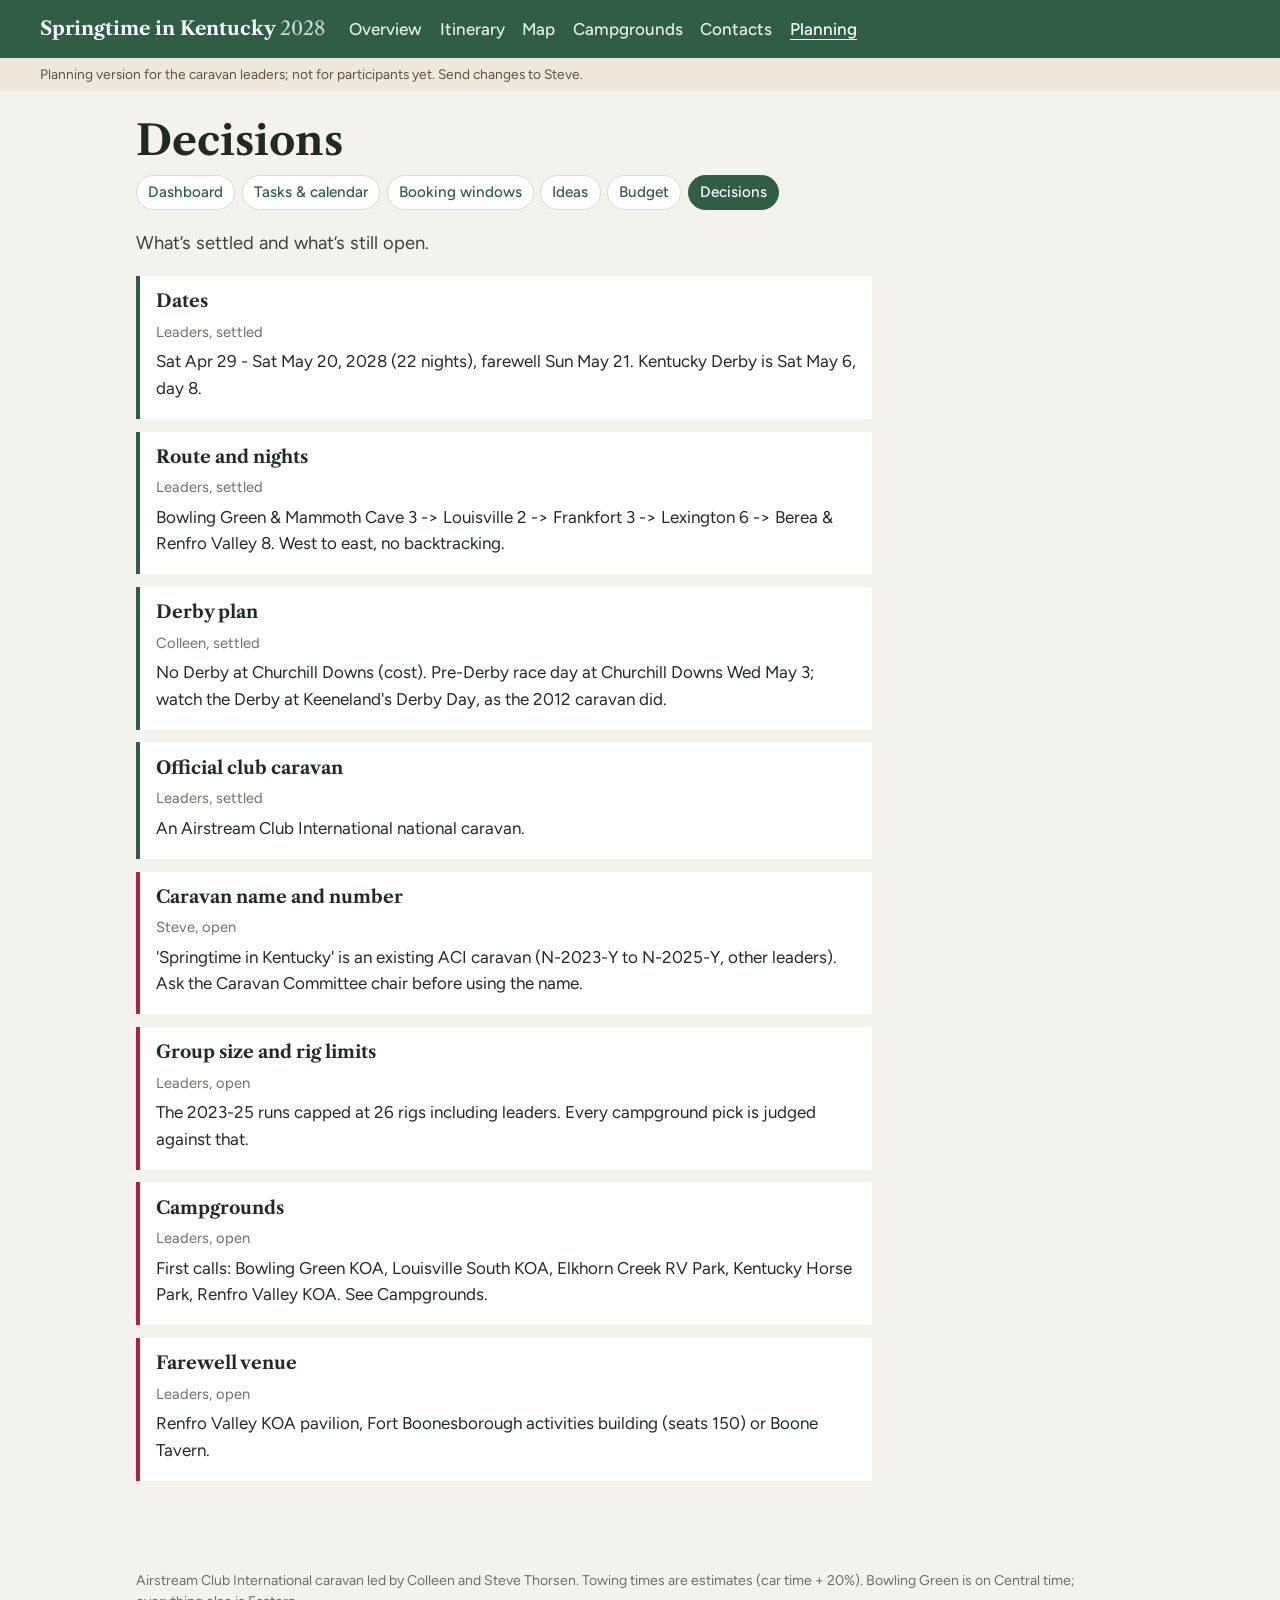
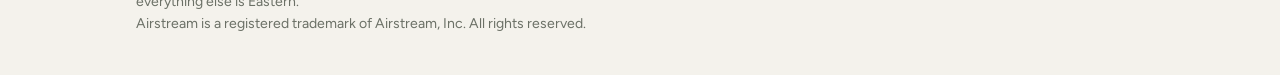
<file: planning/decisions/index.html>
<!doctype html>
<html lang="en"><head><meta charset="utf-8">
<meta name="viewport" content="width=device-width, initial-scale=1, viewport-fit=cover">
<meta name="robots" content="noindex, nofollow">
<title>Decisions — Springtime in Kentucky 2028</title>
<link rel="preconnect" href="https://fonts.googleapis.com"><link rel="preconnect" href="https://fonts.gstatic.com" crossorigin>
<link href="https://fonts.googleapis.com/css2?family=Libre+Caslon+Text:wght@400;700&family=Figtree:ital,wght@0,400;0,500;0,700;1,400&display=swap" rel="stylesheet">
<link rel="stylesheet" href="../../assets/css/site.css">
<link rel="icon" href="data:image/svg+xml,<svg xmlns=%22http://www.w3.org/2000/svg%22 viewBox=%220 0 100 100%22><text y=%22.9em%22 font-size=%2290%22>🌹</text></svg>">
</head><body>
<header class="top"><a class="brand" href="../../">Springtime in Kentucky <span>2028</span></a><nav><a href="../../">Overview</a><a href="../../itinerary/">Itinerary</a><a href="../../route-map/">Map</a><a href="../../campgrounds/">Campgrounds</a><a href="../../contacts/">Contacts</a><a href="../../planning/" aria-current="page">Planning</a></nav></header>
<div class="modebar">Planning version for the caravan leaders; not for participants yet. Send changes to Steve.</div><main><h1>Decisions</h1><nav class="subnav" aria-label="Planning"><a href="../../planning/">Dashboard</a><a href="../../planning/tasks/">Tasks &amp; calendar</a><a href="../../planning/bookings/">Booking windows</a><a href="../../planning/ideas/">Ideas</a><a href="../../planning/budget/">Budget</a><a href="../../planning/decisions/" aria-current="page">Decisions</a></nav><p class="lede">What’s settled and what’s still open. </p><ul class="decisions"><li class="settled"><h3>Dates</h3><p class="who">Leaders, settled</p>
<p>Sat Apr 29 - Sat May 20, 2028 (22 nights), farewell Sun May 21. Kentucky Derby is Sat May 6, day 8.</p></li><li class="settled"><h3>Route and nights</h3><p class="who">Leaders, settled</p>
<p>Bowling Green &amp; Mammoth Cave 3 -&gt; Louisville 2 -&gt; Frankfort 3 -&gt; Lexington 6 -&gt; Berea &amp; Renfro Valley 8. West to east, no backtracking.</p></li><li class="settled"><h3>Derby plan</h3><p class="who">Colleen, settled</p>
<p>No Derby at Churchill Downs (cost). Pre-Derby race day at Churchill Downs Wed May 3; watch the Derby at Keeneland&#x27;s Derby Day, as the 2012 caravan did.</p></li><li class="settled"><h3>Official club caravan</h3><p class="who">Leaders, settled</p>
<p>An Airstream Club International national caravan.</p></li><li class="open"><h3>Caravan name and number</h3><p class="who">Steve, open</p>
<p>&#x27;Springtime in Kentucky&#x27; is an existing ACI caravan (N-2023-Y to N-2025-Y, other leaders). Ask the Caravan Committee chair before using the name.</p></li><li class="open"><h3>Group size and rig limits</h3><p class="who">Leaders, open</p>
<p>The 2023-25 runs capped at 26 rigs including leaders. Every campground pick is judged against that.</p></li><li class="open"><h3>Campgrounds</h3><p class="who">Leaders, open</p>
<p>First calls: Bowling Green KOA, Louisville South KOA, Elkhorn Creek RV Park, Kentucky Horse Park, Renfro Valley KOA. See Campgrounds.</p></li><li class="open"><h3>Farewell venue</h3><p class="who">Leaders, open</p>
<p>Renfro Valley KOA pavilion, Fort Boonesborough activities building (seats 150) or Boone Tavern.</p></li></ul></main>
<footer>Airstream Club International caravan led by Colleen and Steve Thorsen. Towing times are estimates (car time + 20%). Bowling Green is on Central time; everything else is Eastern.<br>Airstream is a registered trademark of Airstream, Inc. All rights reserved.</footer>
</body></html>
</file>
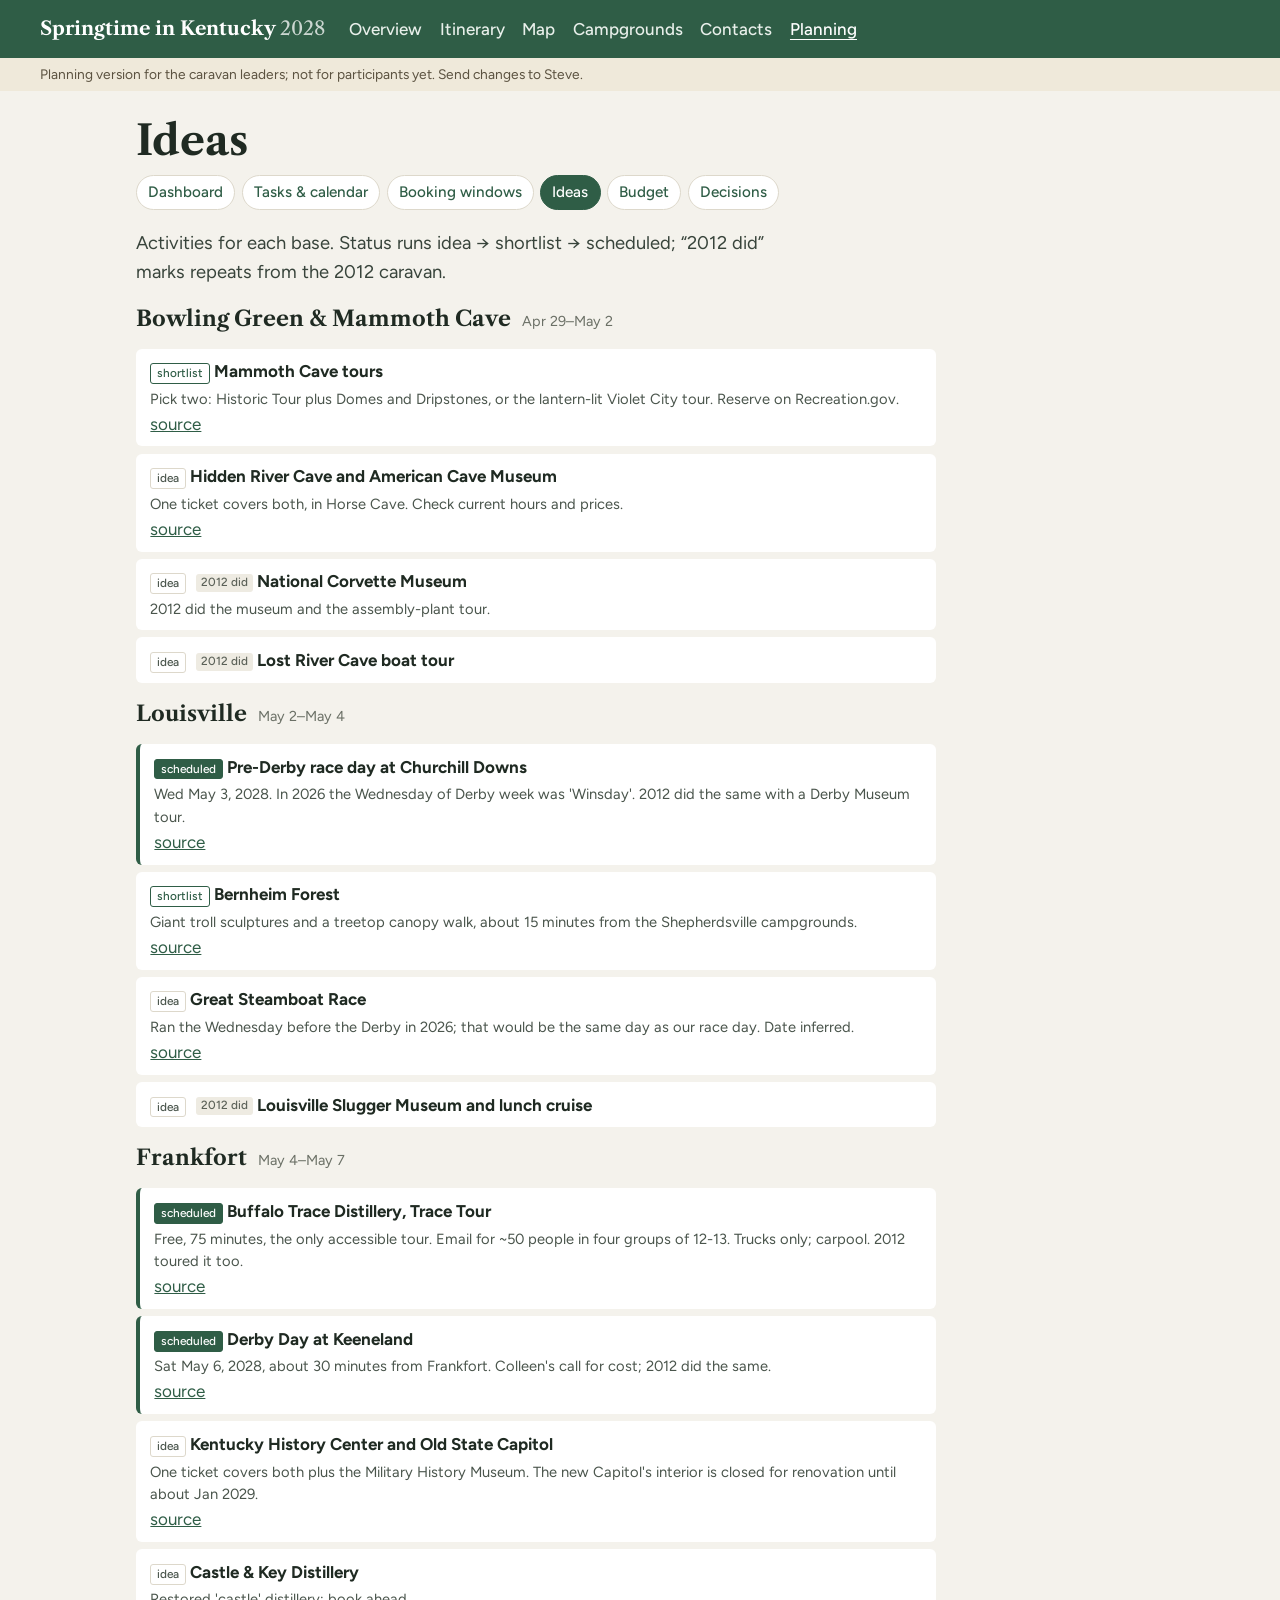
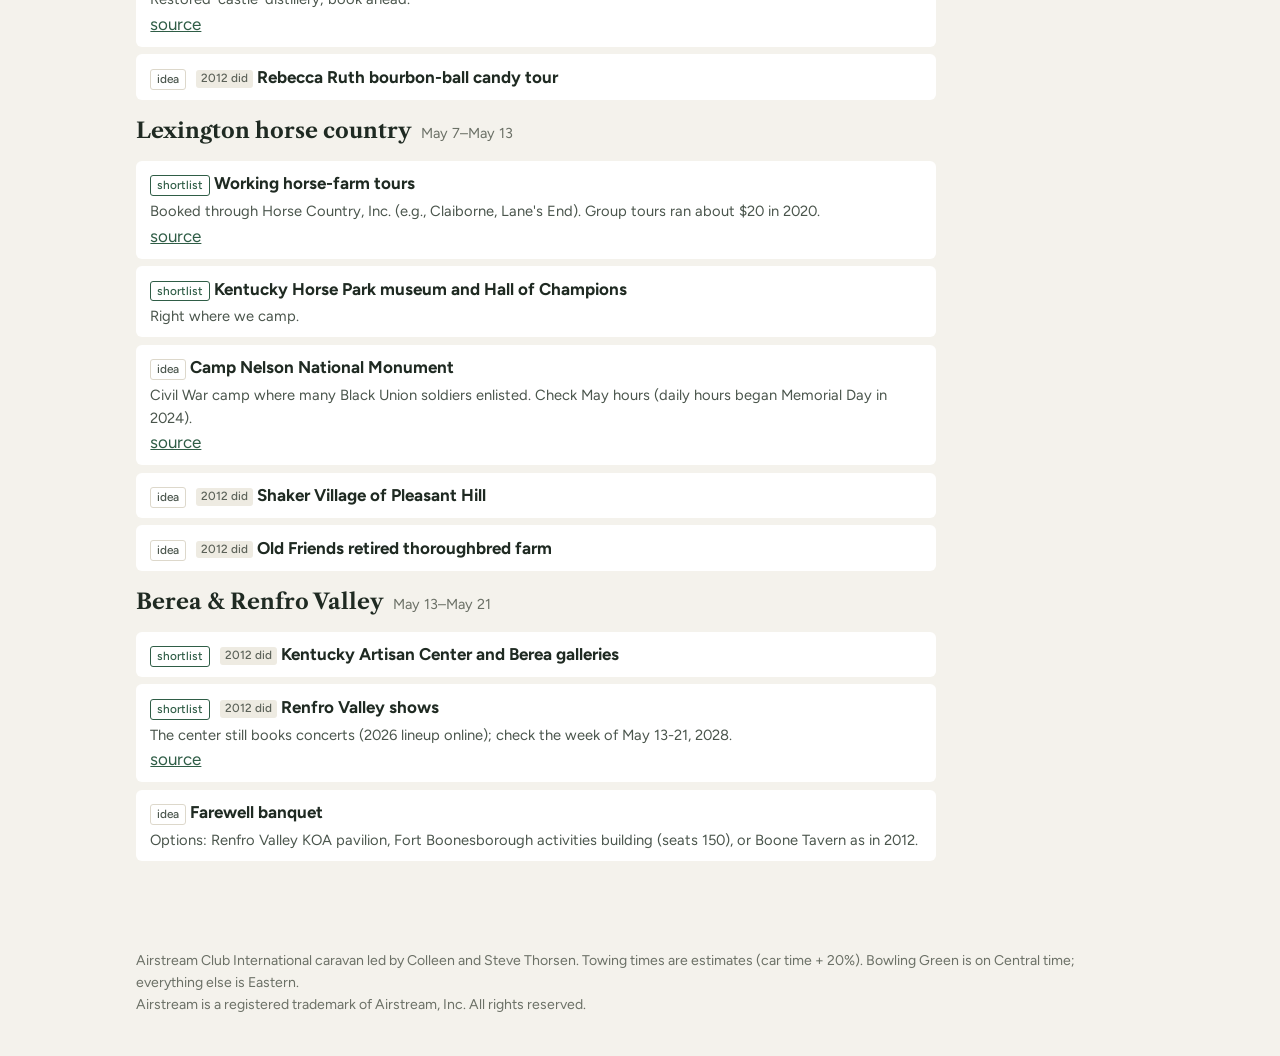
<file: planning/ideas/index.html>
<!doctype html>
<html lang="en"><head><meta charset="utf-8">
<meta name="viewport" content="width=device-width, initial-scale=1, viewport-fit=cover">
<meta name="robots" content="noindex, nofollow">
<title>Ideas — Springtime in Kentucky 2028</title>
<link rel="preconnect" href="https://fonts.googleapis.com"><link rel="preconnect" href="https://fonts.gstatic.com" crossorigin>
<link href="https://fonts.googleapis.com/css2?family=Libre+Caslon+Text:wght@400;700&family=Figtree:ital,wght@0,400;0,500;0,700;1,400&display=swap" rel="stylesheet">
<link rel="stylesheet" href="../../assets/css/site.css">
<link rel="icon" href="data:image/svg+xml,<svg xmlns=%22http://www.w3.org/2000/svg%22 viewBox=%220 0 100 100%22><text y=%22.9em%22 font-size=%2290%22>🌹</text></svg>">
</head><body>
<header class="top"><a class="brand" href="../../">Springtime in Kentucky <span>2028</span></a><nav><a href="../../">Overview</a><a href="../../itinerary/">Itinerary</a><a href="../../route-map/">Map</a><a href="../../campgrounds/">Campgrounds</a><a href="../../contacts/">Contacts</a><a href="../../planning/" aria-current="page">Planning</a></nav></header>
<div class="modebar">Planning version for the caravan leaders; not for participants yet. Send changes to Steve.</div><main><h1>Ideas</h1><nav class="subnav" aria-label="Planning"><a href="../../planning/">Dashboard</a><a href="../../planning/tasks/">Tasks &amp; calendar</a><a href="../../planning/bookings/">Booking windows</a><a href="../../planning/ideas/" aria-current="page">Ideas</a><a href="../../planning/budget/">Budget</a><a href="../../planning/decisions/">Decisions</a></nav><p class="lede">Activities for each base. Status runs idea → shortlist → scheduled; “2012 did” marks repeats from the 2012 caravan.</p><section><h2>Bowling Green &amp; Mammoth Cave <small>Apr 29–May 2</small></h2><ul class="ideas"><li class="idea st-shortlist"><span class="badge b-shortlist">shortlist</span> <b>Mammoth Cave tours</b><div class="note">Pick two: Historic Tour plus Domes and Dripstones, or the lantern-lit Violet City tour. Reserve on Recreation.gov.</div> <a href="https://nps.gov/maca/planyourvisit/explore-all-tours.htm" rel="noopener">source</a></li><li class="idea st-idea"><span class="badge b-idea">idea</span> <b>Hidden River Cave and American Cave Museum</b><div class="note">One ticket covers both, in Horse Cave. Check current hours and prices.</div> <a href="https://www.kentuckyliving.com/news/horse-cave-and-cave-country-attractions-near-mammoth-cave" rel="noopener">source</a></li><li class="idea st-idea"><span class="badge b-idea">idea</span> <span class="tag">2012 did</span> <b>National Corvette Museum</b><div class="note">2012 did the museum and the assembly-plant tour.</div></li><li class="idea st-idea"><span class="badge b-idea">idea</span> <span class="tag">2012 did</span> <b>Lost River Cave boat tour</b></li></ul></section><section><h2>Louisville <small>May 2–May 4</small></h2><ul class="ideas"><li class="idea st-scheduled"><span class="badge b-scheduled">scheduled</span> <b>Pre-Derby race day at Churchill Downs</b><div class="note">Wed May 3, 2028. In 2026 the Wednesday of Derby week was &#x27;Winsday&#x27;. 2012 did the same with a Derby Museum tour.</div> <a href="https://kyhbpa.org/2026/02/ky-derby-week-opener-returns-to-daytime-saturday-sunday-racing-back-the-next-day/" rel="noopener">source</a></li><li class="idea st-shortlist"><span class="badge b-shortlist">shortlist</span> <b>Bernheim Forest</b><div class="note">Giant troll sculptures and a treetop canopy walk, about 15 minutes from the Shepherdsville campgrounds.</div> <a href="https://en.wikipedia.org/wiki/Bernheim_Arboretum_and_Research_Forest" rel="noopener">source</a></li><li class="idea st-idea"><span class="badge b-idea">idea</span> <b>Great Steamboat Race</b><div class="note">Ran the Wednesday before the Derby in 2026; that would be the same day as our race day. Date inferred.</div> <a href="https://www.gotolouisville.com/media/news-stories/kentucky-derby-festival-unveils-2026-event-lineup-celebrates-tradition" rel="noopener">source</a></li><li class="idea st-idea"><span class="badge b-idea">idea</span> <span class="tag">2012 did</span> <b>Louisville Slugger Museum and lunch cruise</b></li></ul></section><section><h2>Frankfort <small>May 4–May 7</small></h2><ul class="ideas"><li class="idea st-scheduled"><span class="badge b-scheduled">scheduled</span> <b>Buffalo Trace Distillery, Trace Tour</b><div class="note">Free, 75 minutes, the only accessible tour. Email for ~50 people in four groups of 12-13. Trucks only; carpool. 2012 toured it too.</div> <a href="https://www.buffalotracedistillery.com/faqs/" rel="noopener">source</a></li><li class="idea st-scheduled"><span class="badge b-scheduled">scheduled</span> <b>Derby Day at Keeneland</b><div class="note">Sat May 6, 2028, about 30 minutes from Frankfort. Colleen&#x27;s call for cost; 2012 did the same.</div> <a href="https://keeneland.com/derby" rel="noopener">source</a></li><li class="idea st-idea"><span class="badge b-idea">idea</span> <b>Kentucky History Center and Old State Capitol</b><div class="note">One ticket covers both plus the Military History Museum. The new Capitol&#x27;s interior is closed for renovation until about Jan 2029.</div> <a href="https://visitfrankfort.com/between-bourbon-tours/" rel="noopener">source</a></li><li class="idea st-idea"><span class="badge b-idea">idea</span> <b>Castle &amp; Key Distillery</b><div class="note">Restored &#x27;castle&#x27; distillery; book ahead.</div> <a href="https://visitfrankfort.com/between-bourbon-tours/" rel="noopener">source</a></li><li class="idea st-idea"><span class="badge b-idea">idea</span> <span class="tag">2012 did</span> <b>Rebecca Ruth bourbon-ball candy tour</b></li></ul></section><section><h2>Lexington horse country <small>May 7–May 13</small></h2><ul class="ideas"><li class="idea st-shortlist"><span class="badge b-shortlist">shortlist</span> <b>Working horse-farm tours</b><div class="note">Booked through Horse Country, Inc. (e.g., Claiborne, Lane&#x27;s End). Group tours ran about $20 in 2020.</div> <a href="https://www.champsofthetrack.com/post/horse-country-re-opens-for-visitors" rel="noopener">source</a></li><li class="idea st-shortlist"><span class="badge b-shortlist">shortlist</span> <b>Kentucky Horse Park museum and Hall of Champions</b><div class="note">Right where we camp.</div></li><li class="idea st-idea"><span class="badge b-idea">idea</span> <b>Camp Nelson National Monument</b><div class="note">Civil War camp where many Black Union soldiers enlisted. Check May hours (daily hours began Memorial Day in 2024).</div> <a href="https://www.nps.gov/cane/learn/news/camp-nelson-national-monument-announces-new-summer-hours-and-may-calendar.htm" rel="noopener">source</a></li><li class="idea st-idea"><span class="badge b-idea">idea</span> <span class="tag">2012 did</span> <b>Shaker Village of Pleasant Hill</b></li><li class="idea st-idea"><span class="badge b-idea">idea</span> <span class="tag">2012 did</span> <b>Old Friends retired thoroughbred farm</b></li></ul></section><section><h2>Berea &amp; Renfro Valley <small>May 13–May 21</small></h2><ul class="ideas"><li class="idea st-shortlist"><span class="badge b-shortlist">shortlist</span> <span class="tag">2012 did</span> <b>Kentucky Artisan Center and Berea galleries</b></li><li class="idea st-shortlist"><span class="badge b-shortlist">shortlist</span> <span class="tag">2012 did</span> <b>Renfro Valley shows</b><div class="note">The center still books concerts (2026 lineup online); check the week of May 13-21, 2028.</div> <a href="https://renfrovalley.com/?p=8445" rel="noopener">source</a></li><li class="idea st-idea"><span class="badge b-idea">idea</span> <b>Farewell banquet</b><div class="note">Options: Renfro Valley KOA pavilion, Fort Boonesborough activities building (seats 150), or Boone Tavern as in 2012.</div></li></ul></section></main>
<footer>Airstream Club International caravan led by Colleen and Steve Thorsen. Towing times are estimates (car time + 20%). Bowling Green is on Central time; everything else is Eastern.<br>Airstream is a registered trademark of Airstream, Inc. All rights reserved.</footer>
</body></html>
</file>
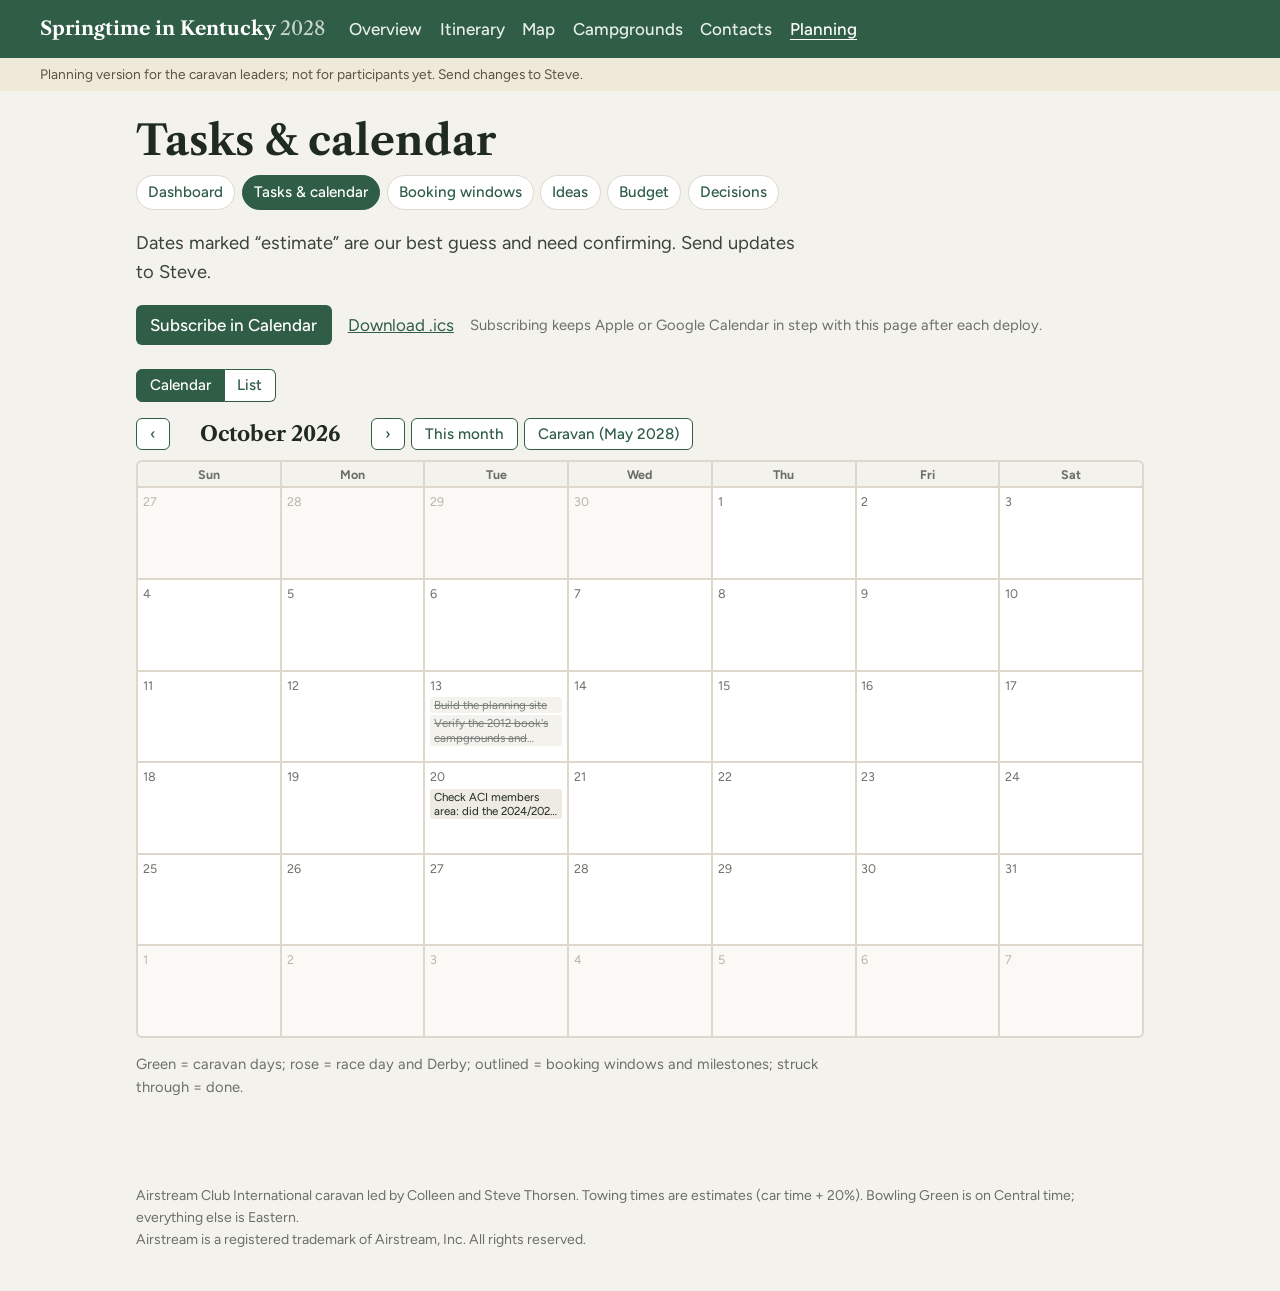
<file: planning/tasks/index.html>
<!doctype html>
<html lang="en"><head><meta charset="utf-8">
<meta name="viewport" content="width=device-width, initial-scale=1, viewport-fit=cover">
<meta name="robots" content="noindex, nofollow">
<title>Tasks &amp; calendar — Springtime in Kentucky 2028</title>
<link rel="preconnect" href="https://fonts.googleapis.com"><link rel="preconnect" href="https://fonts.gstatic.com" crossorigin>
<link href="https://fonts.googleapis.com/css2?family=Libre+Caslon+Text:wght@400;700&family=Figtree:ital,wght@0,400;0,500;0,700;1,400&display=swap" rel="stylesheet">
<link rel="stylesheet" href="../../assets/css/site.css">
<link rel="icon" href="data:image/svg+xml,<svg xmlns=%22http://www.w3.org/2000/svg%22 viewBox=%220 0 100 100%22><text y=%22.9em%22 font-size=%2290%22>🌹</text></svg>">
</head><body>
<header class="top"><a class="brand" href="../../">Springtime in Kentucky <span>2028</span></a><nav><a href="../../">Overview</a><a href="../../itinerary/">Itinerary</a><a href="../../route-map/">Map</a><a href="../../campgrounds/">Campgrounds</a><a href="../../contacts/">Contacts</a><a href="../../planning/" aria-current="page">Planning</a></nav></header>
<div class="modebar">Planning version for the caravan leaders; not for participants yet. Send changes to Steve.</div><main><h1>Tasks &amp; calendar</h1><nav class="subnav" aria-label="Planning"><a href="../../planning/">Dashboard</a><a href="../../planning/tasks/" aria-current="page">Tasks &amp; calendar</a><a href="../../planning/bookings/">Booking windows</a><a href="../../planning/ideas/">Ideas</a><a href="../../planning/budget/">Budget</a><a href="../../planning/decisions/">Decisions</a></nav>
<p class="lede">Dates marked “estimate” are our best guess and need confirming. Send updates to Steve.</p>
<p class="subscribe"><a class="btn" href="webcal://snthor-phd.github.io/springtime-in-kentucky-2028/planning/springtime-kentucky-2028.ics">Subscribe in Calendar</a> <a href="springtime-kentucky-2028.ics" download>Download .ics</a>
<span class="caption">Subscribing keeps Apple or Google Calendar in step with this page after each deploy.</span></p>
<div class="tabs" role="tablist"><button role="tab" data-v="cal" aria-selected="true">Calendar</button><button role="tab" data-v="list" aria-selected="false">List</button></div>
<section class="view" data-v="cal">
 <div class="calbar"><button id="prev" aria-label="Previous month">‹</button><h2 id="mlabel"></h2><button id="next" aria-label="Next month">›</button>
 <button id="today">This month</button><button id="trip">Caravan (May 2028)</button></div>
 <div class="cal" id="cal" aria-live="polite"></div>
 <p class="caption">Green = caravan days; rose = race day and Derby; outlined = booking windows and milestones; struck through = done.</p>
</section>
<section class="view" data-v="list" hidden>
 <div class="scroll"><table class="tasks"><thead><tr><th>Due</th><th>What</th><th>Who</th><th>Base</th><th>Status</th></tr></thead><tbody><tr class="month"><th colspan="5">October 2026</th></tr><tr class=" st-done"><td class="d">Oct 13, 2026</td>
<td>Build the planning site</td>
<td>Leaders</td><td></td><td><span class="badge b-done">done</span></td></tr><tr class=" st-done"><td class="d">Oct 13, 2026</td>
<td>Verify the 2012 book&#x27;s campgrounds and contacts<div class="note">See Contacts and Campgrounds pages.</div></td>
<td>Leaders</td><td></td><td><span class="badge b-done">done</span></td></tr><tr class=" st-todo"><td class="d">Oct 20, 2026</td>
<td>Check ACI members area: did the 2024/2025 caravans do a Churchill Downs race day?<div class="note">Look in the Louisville days of their driver&#x27;s manuals.</div></td>
<td>Steve</td><td>Louisville</td><td><span class="badge b-todo">todo</span></td></tr><tr class="month"><th colspan="5">November 2026</th></tr><tr class=" st-todo"><td class="d">Nov 15, 2026</td>
<td>Talk to the ACI Caravan Committee chair about leading Springtime in Kentucky in 2028<div class="note">It ran as N-2023-Y, N-2024-Y and N-2025-Y under other leaders. National caravans need Committee authorization.</div></td>
<td>Steve</td><td></td><td><span class="badge b-todo">todo</span></td></tr><tr class="month"><th colspan="5">December 2026</th></tr><tr class=" st-todo"><td class="d">Dec 31, 2026</td>
<td>Confirm caravan-leader training is current (within 5 years of the caravan)<div class="note">Per the ACI Caravan Handbook (2021).</div></td>
<td>Leaders</td><td></td><td><span class="badge b-todo">todo</span></td></tr><tr class="month"><th colspan="5">January 2027</th></tr><tr class=" st-todo"><td class="d">Jan 31, 2027</td>
<td>Call Bowling Green KOA for a 26-rig quote, Apr 29-May 2, 2028<div class="note">(270) 843-1919</div></td>
<td>Leaders</td><td>Bowling Green &amp; Mammoth Cave</td><td><span class="badge b-todo">todo</span></td></tr><tr class=" st-todo"><td class="d">Jan 31, 2027</td>
<td>Call Louisville South KOA for a 26-rig quote and Derby-week terms, May 2-4<div class="note">(502) 543-2041. Get Derby rates and minimums in writing.</div></td>
<td>Leaders</td><td>Louisville</td><td><span class="badge b-todo">todo</span></td></tr><tr class=" st-todo"><td class="d">Jan 31, 2027</td>
<td>Call Elkhorn Creek RV Park for a 26-rig quote, May 4-7<div class="note">(502) 695-9154. Ask about flood plans.</div></td>
<td>Leaders</td><td>Frankfort</td><td><span class="badge b-todo">todo</span></td></tr><tr class=" st-todo"><td class="d">Jan 31, 2027</td>
<td>Call Kentucky Horse Park group line, May 7-13<div class="note">(859) 259-4257 or (800) 370-6416. Ask the group lead time.</div></td>
<td>Leaders</td><td>Lexington horse country</td><td><span class="badge b-todo">todo</span></td></tr><tr class=" st-todo"><td class="d">Jan 31, 2027</td>
<td>Call Renfro Valley KOA for a 26-rig quote, May 13-21, plus the pavilion for the farewell<div class="note">(606) 256-2474</div></td>
<td>Leaders</td><td>Berea &amp; Renfro Valley</td><td><span class="badge b-todo">todo</span></td></tr><tr class=" st-todo"><td class="d">Jan 31, 2027</td>
<td>Draft the kitty budget<div class="note">Start from the Budget page.</div></td>
<td>Leaders</td><td></td><td><span class="badge b-todo">todo</span></td></tr><tr class="month"><th colspan="5">March 2027</th></tr><tr class=" st-todo"><td class="d">Mar 1, 2027 <span class="est" title="Estimated date; confirm">estimate</span></td>
<td>Send the Caravan Data Sheet (Startup Kit #5) to the Caravan chair and coordinator<div class="note">After approval the coordinator posts the caravan on the club site. Date is our estimate.</div></td>
<td>Steve</td><td></td><td><span class="badge b-todo">todo</span></td></tr><tr class="month"><th colspan="5">April 2027</th></tr><tr class=" st-todo"><td class="d">Apr 15, 2027 <span class="est" title="Estimated date; confirm">estimate</span></td>
<td>Blue Beret listing: two-sentence description<div class="note">Due 45 days before the issue it runs in.</div></td>
<td>Leaders</td><td></td><td><span class="badge b-todo">todo</span></td></tr><tr class=" st-todo"><td class="d">Apr 30, 2027 <span class="est" title="Estimated date; confirm">estimate</span></td>
<td>Open the caravan bank account (U.S. Bank, Jackson Center)<div class="note">Add a second signer, per the handbook.</div></td>
<td>Leaders</td><td></td><td><span class="badge b-todo">todo</span></td></tr><tr class="month"><th colspan="5">May 2027</th></tr><tr class=" st-todo"><td class="d">May 7, 2027 <span class="est" title="Estimated date; confirm">estimate</span></td>
<td><span class="kind">window</span>Kentucky Horse Park: standard bookings open for May 7, 2028<div class="note">Standard bookings open 1 year ahead; group lead time unknown.</div></td>
<td>Leaders</td><td>Lexington horse country</td><td><span class="badge b-todo">todo</span></td></tr><tr class="month"><th colspan="5">June 2027</th></tr><tr class=" st-todo"><td class="d">Jun 1, 2027 <span class="est" title="Estimated date; confirm">estimate</span></td>
<td><span class="kind">milestone</span>Registration opens; deposits due<div class="note">Modeled on 2025 ($300 deposit).</div></td>
<td>Leaders</td><td></td><td><span class="badge b-todo">todo</span></td></tr><tr class="month"><th colspan="5">September 2027</th></tr><tr class=" st-todo"><td class="d">Sep 15, 2027 <span class="est" title="Estimated date; confirm">estimate</span></td>
<td><span class="kind">milestone</span>First kitty payment due<div class="note">2025 used Sep 15 and Jan 15.</div></td>
<td>Leaders</td><td></td><td><span class="badge b-todo">todo</span></td></tr><tr class="month"><th colspan="5">October 2027</th></tr><tr class=" st-todo"><td class="d">Oct 1, 2027</td>
<td>Book the farewell venue<div class="note">Renfro Valley KOA pavilion, Fort Boonesborough hall (seats 150) or Boone Tavern.</div></td>
<td>Leaders</td><td>Berea &amp; Renfro Valley</td><td><span class="badge b-todo">todo</span></td></tr><tr class="month"><th colspan="5">December 2027</th></tr><tr class=" st-todo"><td class="d">Dec 1, 2027</td>
<td>Check the 2028 Renfro Valley show schedule for May 13-21</td>
<td>Leaders</td><td>Berea &amp; Renfro Valley</td><td><span class="badge b-todo">todo</span></td></tr><tr class=" st-todo"><td class="d">Dec 1, 2027 <span class="est" title="Estimated date; confirm">estimate</span></td>
<td>Find when Recreation.gov opens 2028 Mammoth Cave tour dates</td>
<td>Leaders</td><td>Bowling Green &amp; Mammoth Cave</td><td><span class="badge b-todo">todo</span></td></tr><tr class="month"><th colspan="5">January 2028</th></tr><tr class=" st-todo"><td class="d">Jan 15, 2028 <span class="est" title="Estimated date; confirm">estimate</span></td>
<td><span class="kind">milestone</span>Second kitty payment due</td>
<td>Leaders</td><td></td><td><span class="badge b-todo">todo</span></td></tr><tr class=" st-todo"><td class="d">Jan 15, 2028</td>
<td>Email Buffalo Trace for a ~50-person Trace Tour (four groups of 12-13)<div class="note">reservations@buffalotrace.com</div></td>
<td>Leaders</td><td>Frankfort</td><td><span class="badge b-todo">todo</span></td></tr><tr class=" st-todo"><td class="d">Jan 31, 2028 <span class="est" title="Estimated date; confirm">estimate</span></td>
<td>Buy Churchill Downs tickets for Wed May 3<div class="note">Derby-week tickets went on sale in January in 2025.</div></td>
<td>Leaders</td><td>Louisville</td><td><span class="badge b-todo">todo</span></td></tr><tr class="month"><th colspan="5">February 2028</th></tr><tr class=" st-todo"><td class="d">Feb 15, 2028 <span class="est" title="Estimated date; confirm">estimate</span></td>
<td>Buy Keeneland Derby Day tickets<div class="note">2026: GA $10, Equestrian Room $40.</div></td>
<td>Leaders</td><td>Frankfort</td><td><span class="badge b-todo">todo</span></td></tr><tr class=" st-todo"><td class="d">Feb 15, 2028</td>
<td>Book horse-farm tours through Horse Country</td>
<td>Leaders</td><td>Lexington horse country</td><td><span class="badge b-todo">todo</span></td></tr><tr class="month"><th colspan="5">March 2028</th></tr><tr class=" st-todo"><td class="d">Mar 1, 2028</td>
<td>Driver&#x27;s manual: first draft<div class="note">Itinerary, directions, GAM schedule, bios, budget, critique sheet.</div></td>
<td>Leaders</td><td></td><td><span class="badge b-todo">todo</span></td></tr><tr class=" st-todo"><td class="d">Mar 8, 2028 <span class="est" title="Estimated date; confirm">estimate</span></td>
<td><span class="kind">window</span>Buffalo Trace releases early-May dates online<div class="note">Dates open 8 weeks ahead, Wednesdays at 10 a.m. ET.</div></td>
<td>Leaders</td><td>Frankfort</td><td><span class="badge b-todo">todo</span></td></tr><tr class="month"><th colspan="5">April 2028</th></tr><tr class=" st-todo"><td class="d">Apr 15, 2028</td>
<td>Collect sealed medical-emergency forms</td>
<td>Leaders</td><td></td><td><span class="badge b-todo">todo</span></td></tr><tr class=" st-todo"><td class="d">Apr 29, 2028</td>
<td><span class="kind">milestone</span>Caravan rolls in: Bowling Green</td>
<td>Leaders</td><td>Bowling Green &amp; Mammoth Cave</td><td><span class="badge b-todo">todo</span></td></tr><tr class="month"><th colspan="5">May 2028</th></tr><tr class=" st-todo"><td class="d">May 6, 2028</td>
<td><span class="kind">milestone</span>Kentucky Derby (watch at Keeneland)</td>
<td>Leaders</td><td>Frankfort</td><td><span class="badge b-todo">todo</span></td></tr><tr class=" st-todo"><td class="d">May 21, 2028</td>
<td><span class="kind">milestone</span>Farewell</td>
<td>Leaders</td><td>Berea &amp; Renfro Valley</td><td><span class="badge b-todo">todo</span></td></tr><tr class="month"><th colspan="5">June 2028</th></tr><tr class=" st-todo"><td class="d">Jun 30, 2028 <span class="est" title="Estimated date; confirm">estimate</span></td>
<td>Final report to the Caravan Committee chair<div class="note">Participant list, income and expense report, travel guide and journal.</div></td>
<td>Steve</td><td></td><td><span class="badge b-todo">todo</span></td></tr></tbody></table></div>
</section></main>
<footer>Airstream Club International caravan led by Colleen and Steve Thorsen. Towing times are estimates (car time + 20%). Bowling Green is on Central time; everything else is Eastern.<br>Airstream is a registered trademark of Airstream, Inc. All rights reserved.</footer>
<script>
var EV=[{"d": "2026-10-13", "t": "Build the planning site", "k": "task", "s": "done", "c": false}, {"d": "2026-10-13", "t": "Verify the 2012 book's campgrounds and contacts", "k": "task", "s": "done", "c": false}, {"d": "2026-10-20", "t": "Check ACI members area: did the 2024/2025 caravans do a Churchill Downs race day?", "k": "task", "s": "todo", "c": false}, {"d": "2026-11-15", "t": "Talk to the ACI Caravan Committee chair about leading Springtime in Kentucky in 2028", "k": "task", "s": "todo", "c": false}, {"d": "2026-12-31", "t": "Confirm caravan-leader training is current (within 5 years of the caravan)", "k": "task", "s": "todo", "c": false}, {"d": "2027-01-31", "t": "Call Bowling Green KOA for a 26-rig quote, Apr 29-May 2, 2028", "k": "task", "s": "todo", "c": false}, {"d": "2027-01-31", "t": "Call Louisville South KOA for a 26-rig quote and Derby-week terms, May 2-4", "k": "task", "s": "todo", "c": false}, {"d": "2027-01-31", "t": "Call Elkhorn Creek RV Park for a 26-rig quote, May 4-7", "k": "task", "s": "todo", "c": false}, {"d": "2027-01-31", "t": "Call Kentucky Horse Park group line, May 7-13", "k": "task", "s": "todo", "c": false}, {"d": "2027-01-31", "t": "Call Renfro Valley KOA for a 26-rig quote, May 13-21, plus the pavilion for the farewell", "k": "task", "s": "todo", "c": false}, {"d": "2027-01-31", "t": "Draft the kitty budget", "k": "task", "s": "todo", "c": false}, {"d": "2027-03-01", "t": "Send the Caravan Data Sheet (Startup Kit #5) to the Caravan chair and coordinator", "k": "task", "s": "todo", "c": true}, {"d": "2027-04-15", "t": "Blue Beret listing: two-sentence description", "k": "task", "s": "todo", "c": true}, {"d": "2027-04-30", "t": "Open the caravan bank account (U.S. Bank, Jackson Center)", "k": "task", "s": "todo", "c": true}, {"d": "2027-05-07", "t": "Kentucky Horse Park: standard bookings open for May 7, 2028", "k": "window", "s": "todo", "c": true}, {"d": "2027-06-01", "t": "Registration opens; deposits due", "k": "milestone", "s": "todo", "c": true}, {"d": "2027-09-15", "t": "First kitty payment due", "k": "milestone", "s": "todo", "c": true}, {"d": "2027-10-01", "t": "Book the farewell venue", "k": "task", "s": "todo", "c": false}, {"d": "2027-12-01", "t": "Check the 2028 Renfro Valley show schedule for May 13-21", "k": "task", "s": "todo", "c": false}, {"d": "2027-12-01", "t": "Find when Recreation.gov opens 2028 Mammoth Cave tour dates", "k": "task", "s": "todo", "c": true}, {"d": "2028-01-15", "t": "Second kitty payment due", "k": "milestone", "s": "todo", "c": true}, {"d": "2028-01-15", "t": "Email Buffalo Trace for a ~50-person Trace Tour (four groups of 12-13)", "k": "task", "s": "todo", "c": false}, {"d": "2028-01-31", "t": "Buy Churchill Downs tickets for Wed May 3", "k": "task", "s": "todo", "c": true}, {"d": "2028-02-15", "t": "Buy Keeneland Derby Day tickets", "k": "task", "s": "todo", "c": true}, {"d": "2028-02-15", "t": "Book horse-farm tours through Horse Country", "k": "task", "s": "todo", "c": false}, {"d": "2028-03-01", "t": "Driver's manual: first draft", "k": "task", "s": "todo", "c": false}, {"d": "2028-03-08", "t": "Buffalo Trace releases early-May dates online", "k": "window", "s": "todo", "c": true}, {"d": "2028-04-15", "t": "Collect sealed medical-emergency forms", "k": "task", "s": "todo", "c": false}, {"d": "2028-04-29", "t": "Caravan rolls in: Bowling Green", "k": "milestone", "s": "todo", "c": false}, {"d": "2028-05-06", "t": "Kentucky Derby (watch at Keeneland)", "k": "milestone", "s": "todo", "c": false}, {"d": "2028-05-21", "t": "Farewell", "k": "milestone", "s": "todo", "c": false}, {"d": "2028-06-30", "t": "Final report to the Caravan Committee chair", "k": "task", "s": "todo", "c": true}, {"d": "2028-04-29", "t": "Bowling Green", "k": "trip", "s": "", "c": false}, {"d": "2028-04-30", "t": "Bowling Green", "k": "trip", "s": "", "c": false}, {"d": "2028-05-01", "t": "Bowling Green", "k": "trip", "s": "", "c": false}, {"d": "2028-05-02", "t": "Louisville", "k": "trip", "s": "", "c": false}, {"d": "2028-05-03", "t": "Louisville", "k": "trip", "s": "", "c": false}, {"d": "2028-05-04", "t": "Frankfort", "k": "trip", "s": "", "c": false}, {"d": "2028-05-05", "t": "Frankfort", "k": "trip", "s": "", "c": false}, {"d": "2028-05-06", "t": "Frankfort", "k": "trip", "s": "", "c": false}, {"d": "2028-05-07", "t": "Lexington horse country", "k": "trip", "s": "", "c": false}, {"d": "2028-05-08", "t": "Lexington horse country", "k": "trip", "s": "", "c": false}, {"d": "2028-05-09", "t": "Lexington horse country", "k": "trip", "s": "", "c": false}, {"d": "2028-05-10", "t": "Lexington horse country", "k": "trip", "s": "", "c": false}, {"d": "2028-05-11", "t": "Lexington horse country", "k": "trip", "s": "", "c": false}, {"d": "2028-05-12", "t": "Lexington horse country", "k": "trip", "s": "", "c": false}, {"d": "2028-05-13", "t": "Berea", "k": "trip", "s": "", "c": false}, {"d": "2028-05-14", "t": "Berea", "k": "trip", "s": "", "c": false}, {"d": "2028-05-15", "t": "Berea", "k": "trip", "s": "", "c": false}, {"d": "2028-05-16", "t": "Berea", "k": "trip", "s": "", "c": false}, {"d": "2028-05-17", "t": "Berea", "k": "trip", "s": "", "c": false}, {"d": "2028-05-18", "t": "Berea", "k": "trip", "s": "", "c": false}, {"d": "2028-05-19", "t": "Berea", "k": "trip", "s": "", "c": false}, {"d": "2028-05-20", "t": "Berea", "k": "trip", "s": "", "c": false}, {"d": "2028-05-03", "t": "Pre-Derby race day", "k": "derby", "s": "", "c": false}, {"d": "2028-05-06", "t": "Kentucky Derby at Keeneland", "k": "derby", "s": "", "c": false}, {"d": "2028-05-21", "t": "Farewell", "k": "trip", "s": "", "c": false}];
var cur=new Date(2026,9,1);
function esc(s){return String(s).replace(/[&<>]/g,function(c){return{'&':'&amp;','<':'&lt;','>':'&gt;'}[c]})}
function iso(d){return d.getFullYear()+'-'+('0'+(d.getMonth()+1)).slice(-2)+'-'+('0'+d.getDate()).slice(-2)}
function draw(){
 var y=cur.getFullYear(),m=cur.getMonth(),first=new Date(y,m,1),start=new Date(y,m,1-first.getDay());
 document.getElementById('mlabel').textContent=first.toLocaleDateString('en-US',{month:'long',year:'numeric'});
 var h='<div class="dow">Sun</div><div class="dow">Mon</div><div class="dow">Tue</div><div class="dow">Wed</div><div class="dow">Thu</div><div class="dow">Fri</div><div class="dow">Sat</div>';
 var today=iso(new Date());
 for(var i=0;i<42;i++){var d=new Date(start);d.setDate(start.getDate()+i);var k=iso(d);
  var items=EV.filter(function(e){return e.d===k}).map(function(e){return '<span class="ev k-'+e.k+(e.s==='done'?' done':'')+'">'+esc(e.t)+(e.c?' *':'')+'</span>'}).join('');
  h+='<div class="day'+(d.getMonth()!==m?' out':'')+(k===today?' now':'')+'"><span class="dn">'+d.getDate()+'</span>'+items+'</div>';}
 document.getElementById('cal').innerHTML=h;}
document.getElementById('prev').onclick=function(){cur.setMonth(cur.getMonth()-1);draw()};
document.getElementById('next').onclick=function(){cur.setMonth(cur.getMonth()+1);draw()};
document.getElementById('today').onclick=function(){var n=new Date();cur=new Date(n.getFullYear(),n.getMonth(),1);draw()};
document.getElementById('trip').onclick=function(){cur=new Date(2028,4,1);draw()};
document.querySelectorAll('[role=tab]').forEach(function(b){b.addEventListener('click',function(){
 document.querySelectorAll('[role=tab]').forEach(function(x){x.setAttribute('aria-selected',x===b)});
 document.querySelectorAll('.view').forEach(function(v){v.hidden=v.dataset.v!==b.dataset.v});
 try{localStorage.setItem('ky28view',b.dataset.v)}catch(e){}})});
try{var v=localStorage.getItem('ky28view');if(v)document.querySelector('[role=tab][data-v="'+v+'"]').click()}catch(e){}
draw();
</script></body></html>
</file>
<file: assets/css/site.css>
/* Springtime in Kentucky 2028 — bluegrass green, limestone, plank-fence grey, Derby rose (one emphasis colour) */
:root {
  --ink: #1F2A22;
  --grass: #2F5D46;
  --limestone: #F4F2EC;
  --fence: #DDD8CB;
  --slate: #6B7066;
  --rose: #B0233E;
  --paper: #FFFFFF;
  --serif: "Libre Caslon Text", Georgia, "Times New Roman", serif;
  --sans: "Figtree", "Segoe UI", system-ui, sans-serif;
}
:root { box-sizing: border-box; padding-top: env(safe-area-inset-top, 0px); padding-bottom: env(safe-area-inset-bottom, 0px); }
*, *::before, *::after { box-sizing: inherit; }
body { margin: 0; background: var(--limestone); color: var(--ink); font: 400 1.0625rem/1.55 var(--sans); }
a { color: var(--grass); }
a:focus-visible, button:focus-visible { outline: 3px solid var(--rose); outline-offset: 2px; }

.top { display: flex; flex-wrap: wrap; align-items: baseline; gap: .5rem 1.5rem; padding: 1rem clamp(1rem, 4vw, 2.5rem);
  background: var(--grass); color: #fff; }
.brand { font: 700 1.2rem/1.2 var(--serif); color: #fff; text-decoration: none; }
.brand span { font-weight: 400; opacity: .75; }
.top nav { display: flex; flex-wrap: wrap; gap: .25rem 1.1rem; }
.top nav a { color: #E8EFEA; text-decoration: none; font-weight: 500; }
.top nav a:hover { color: #fff; text-decoration: underline; }

main { max-width: 68rem; margin: 0 auto; padding: 1.5rem clamp(1rem, 4vw, 2.5rem) 3rem; }
h1, h2, h3 { font-family: var(--serif); line-height: 1.25; margin: 0 0 .5rem; }
h1 { font-size: clamp(1.8rem, 4vw, 2.6rem); font-weight: 700; }
h2 { font-size: 1.35rem; font-weight: 700; }
h3 { font-size: 1.12rem; font-weight: 700; }
.lede { font-size: 1.15rem; max-width: 42rem; color: #38443B; }
.caption { font-size: .92rem; color: var(--slate); max-width: 46rem; }
.empty { background: var(--paper); padding: 1rem 1.2rem; border-left: 4px solid var(--fence); max-width: 46rem; color: #4A554C; }

/* hero */
.hero { padding: 1.5rem 0 1rem; max-width: 50rem; }
.hero h1 { font-size: clamp(1.9rem, 4.4vw, 3rem); letter-spacing: -.01em; }
.hero .dates { font: 400 1.02rem var(--serif); color: var(--rose); margin: 0 0 .5rem; }
.countdown { font-weight: 500; color: var(--grass); }

/* signature calendar strip */
.compare { margin-top: 1.5rem; background: var(--paper); border-radius: 6px; padding: 1.4rem clamp(1rem, 3vw, 1.8rem); }
.scroll { overflow-x: auto; -webkit-overflow-scrolling: touch; }
.strip { width: 100%; min-width: 760px; height: auto; display: block; margin: .8rem 0 .2rem; font-family: var(--sans); }
.st-wknd { fill: #F1EEE6; }
.st-date { font-size: 11px; fill: var(--slate); }
.st-stop { fill: var(--grass); }
.st-lab { font-size: 11.5px; font-weight: 500; fill: #fff; }
.st-open { fill: none; stroke: #B9B4A6; stroke-width: 1.2; stroke-dasharray: 5 4; }
.st-openlab { font-size: 12px; fill: var(--slate); font-style: italic; }
.st-farewell { fill: #7A8A7E; }
.st-derby-line { stroke: var(--rose); stroke-width: 2; }
.st-derby-lab { font-size: 12.5px; font-weight: 700; fill: var(--rose); }
.st-fixed-line { stroke: #7A8A7E; stroke-width: 1; }
.st-fixed-lab { font-size: 12px; fill: var(--slate); }

table { border-collapse: collapse; width: 100%; }
.facts { margin-top: 1.2rem; font-size: .98rem; max-width: 40rem; }
.facts th, .facts td { text-align: left; vertical-align: top; padding: .5rem .7rem; border-top: 1px solid var(--fence); }
.facts tbody th { color: var(--slate); font-weight: 500; width: 11rem; }

.pages { display: grid; grid-template-columns: repeat(auto-fit, minmax(14rem, 1fr)); gap: 1rem; margin-top: 1.5rem; }
.pages a { display: block; padding: 1rem 1.1rem; border-left: 4px solid var(--grass); background: var(--paper); text-decoration: none; color: var(--ink); }
.pages a:hover { border-left-color: var(--rose); }
.pages p { margin: 0; color: #4A554C; }

/* itinerary */
.stops { list-style: none; padding: 0; margin: 0; }
.stop { display: grid; grid-template-columns: 8.5rem 1fr; gap: 1.2rem; padding: 1.1rem 0; border-top: 1px solid var(--fence); }
.stop .when { display: flex; flex-direction: column; gap: .1rem; }
.stop .when .n { font: 700 1.6rem/1 var(--serif); color: var(--grass); }
.stop .when span:last-child { color: var(--slate); font-size: .92rem; }
.stop h3 small { font: 400 .95rem var(--sans); color: var(--slate); margin-left: .35rem; }
.stop .drive { margin: .1rem 0 .5rem; color: var(--slate); font-size: .95rem; }
.stop .fixedev { margin: .1rem 0 .4rem; color: var(--rose); font-weight: 700; }
.stop ul { margin: .3rem 0 .5rem; padding-left: 1.2rem; }
.stop .camp { margin: 0; font-size: .95rem; }
.stop.k-open .when .n, .stop.k-farewell .when .n { color: var(--slate); }
@media (max-width: 560px) { .stop { grid-template-columns: 1fr; gap: .3rem; } .stop .when { flex-direction: row; align-items: baseline; gap: .6rem; } }

/* map */
#map { height: min(70vh, 640px); border-radius: 6px; background: var(--fence); }
.downloads a { margin-right: .8rem; font-weight: 500; }

/* campgrounds */
.camps { background: var(--paper); font-size: .95rem; min-width: 760px; }
.camps th, .camps td { text-align: left; vertical-align: top; padding: .55rem .7rem; }
.camps thead th { font-family: var(--serif); border-bottom: 2px solid var(--grass); }
.camps tr.grp th, .camps tr.grp td { border-top: 1px solid var(--fence); }
.camps tbody th small { display: block; font-weight: 400; color: var(--slate); }
.camps .todo { color: var(--slate); font-style: italic; }

/* decisions */
.decisions { list-style: none; padding: 0; max-width: 46rem; }
.decisions li { padding: .9rem 1rem; border-left: 4px solid var(--rose); margin-bottom: .8rem; background: var(--paper); }
.decisions li.settled { border-left-color: var(--grass); }
.decisions .who { margin: 0 0 .3rem; color: var(--slate); font-size: .92rem; }
.decisions p { margin: .2rem 0; }

footer { max-width: 68rem; margin: 0 auto; padding: 1.5rem clamp(1rem, 4vw, 2.5rem) 2.5rem; font-size: .88rem; color: var(--slate); }

/* ---------- planning build additions ---------- */
.top nav a[aria-current="page"] { color: #fff; text-decoration: underline; text-underline-offset: 4px; }
.modebar { background: #EFE9DA; color: #5B5240; font-size: .86rem; padding: .35rem clamp(1rem, 4vw, 2.5rem); }
.modebar code, .lede code { font-size: .85em; background: #ECE7DA; padding: 0 .25em; border-radius: 3px; }
h2 small, h3 small { font: 400 .9rem var(--sans); color: var(--slate); margin-left: .4rem; }
.tag, .tz, .est, .kind { display: inline-block; font: 500 .74rem/1.5 var(--sans); padding: 0 .45em; border-radius: 3px;
  background: #EEEBE2; color: #5B6158; vertical-align: middle; margin-left: .35rem; }
.est { background: #F6EBC9; color: #6E5512; }
.kind { margin: 0 .4rem 0 0; text-transform: uppercase; letter-spacing: .03em; }
.badge { display: inline-block; font: 500 .74rem/1.6 var(--sans); padding: 0 .5em; border-radius: 3px; border: 1px solid var(--fence); color: #4A554C; background: var(--paper); }
.b-done, .b-booked, .b-scheduled { background: var(--grass); border-color: var(--grass); color: #fff; }
.b-doing, .b-called, .b-quoted, .b-held, .b-shortlist { border-color: var(--grass); color: var(--grass); }
.b-dropped { color: #9AA096; text-decoration: line-through; }
.st-derby-line { stroke: var(--rose); stroke-width: 2; }
.emergency { font-size: 1.2rem; }
.emergency b { color: var(--rose); }

/* sub navigation */
.subnav { display: flex; flex-wrap: wrap; gap: .3rem .4rem; margin: .2rem 0 1.2rem; }
.subnav a { padding: .3rem .7rem; border: 1px solid var(--fence); border-radius: 999px; text-decoration: none; color: var(--grass); background: var(--paper); font-weight: 500; font-size: .95rem; }
.subnav a[aria-current="page"] { background: var(--grass); color: #fff; border-color: var(--grass); }

/* itinerary */
.stop .tz { background: #E4ECE6; color: var(--grass); }

/* map */
.zoombar { display: flex; flex-wrap: wrap; gap: .35rem; margin: .4rem 0 .8rem; }
.zoombar button, .calbar button, .tabs button { font: 500 .95rem var(--sans); padding: .4rem .8rem; border: 1px solid var(--grass); border-radius: 6px; background: var(--paper); color: var(--grass); cursor: pointer; }
.zoombar button[aria-pressed="true"] { background: var(--grass); color: #fff; }
.pin-base span { display: grid; place-items: center; width: 26px; height: 26px; border-radius: 50%; background: var(--grass); color: #fff; font: 700 13px var(--sans); border: 2px solid #fff; box-shadow: 0 1px 3px rgba(0,0,0,.35); }
.pin-h { display: grid !important; place-items: center; background: #fff; color: var(--ink); font: 700 11px var(--sans); border: 1.5px solid var(--ink); border-radius: 3px; }

/* campgrounds */
.cgbase { margin: 1.6rem 0; }
.cggrid { display: grid; grid-template-columns: repeat(auto-fill, minmax(min(100%, 19rem), 1fr)); gap: .9rem; }
.cg { background: var(--paper); border-radius: 6px; padding: 1rem 1.1rem; border-top: 4px solid var(--fence); }
.cg.r-pick { border-top-color: var(--grass); }
.cg.s-dropped { opacity: .7; }
.cg header { margin-bottom: .5rem; }
.cg .role { font: 700 .74rem var(--sans); text-transform: uppercase; letter-spacing: .05em; color: var(--slate); }
.cg.r-pick .role { color: var(--grass); }
.cg .status { float: right; font-size: .8rem; color: var(--slate); }
.cg h3 { margin: .2rem 0 .15rem; }
.cg .ph { margin: 0; font-weight: 700; }
.cg .addr { margin: 0; color: var(--slate); font-size: .92rem; }
.cg dl { margin: 0; display: grid; grid-template-columns: 4.6rem 1fr; gap: .25rem .6rem; font-size: .93rem; }
.cg dt { color: var(--slate); }
.cg dd { margin: 0; }

/* contacts */
.cbase { background: var(--paper); border-radius: 6px; padding: 1rem 1.2rem; margin: 1rem 0; }
.ccols { display: grid; grid-template-columns: repeat(auto-fit, minmax(min(100%, 16rem), 1fr)); gap: .4rem 1.4rem; }
.cbase ul { list-style: none; padding: 0; margin: 0; }
.cbase li { padding: .4rem 0; border-top: 1px solid var(--fence); font-size: .95rem; }
.cbase h3 { font-size: 1rem; margin: .4rem 0 .2rem; color: var(--slate); }
.was { color: var(--slate); font-size: .88rem; }

/* dashboard tiles */
.tiles { display: grid; grid-template-columns: repeat(auto-fit, minmax(9rem, 1fr)); gap: .8rem; margin: .5rem 0 1.5rem; }
.tiles div { background: var(--paper); border-radius: 6px; padding: .9rem 1rem; }
.tiles b { display: block; font: 700 2rem/1.1 var(--serif); color: var(--ink); }
.tiles span { color: var(--slate); font-size: .92rem; }
.tiles .warn b { color: var(--rose); }

/* task tables */
.tasks { background: var(--paper); font-size: .94rem; min-width: 640px; }
.tasks.narrow { min-width: 0; max-width: 34rem; }
.tasks th, .tasks td { text-align: left; vertical-align: top; padding: .5rem .7rem; border-top: 1px solid var(--fence); }
.tasks thead th { font-family: var(--serif); border-top: 0; border-bottom: 2px solid var(--grass); }
.tasks td.d { white-space: nowrap; }
.tasks tr.month th { background: var(--limestone); font: 700 .95rem var(--serif); padding-top: .9rem; }
.tasks tr.over td.d { color: var(--rose); font-weight: 700; }
.tasks tr.st-done td { color: #8C9289; }
.tasks .note { color: var(--slate); font-size: .86rem; margin-top: .15rem; }
.tasks .num { text-align: right; white-space: nowrap; }
.tasks tr.total th, .tasks tr.total td { border-top: 2px solid var(--ink); font-weight: 700; }
.todo { color: var(--slate); font-style: italic; }
.subscribe { display: flex; flex-wrap: wrap; align-items: center; gap: .5rem 1rem; }
.btn { display: inline-block; padding: .45rem .9rem; border-radius: 6px; background: var(--grass); color: #fff; text-decoration: none; font-weight: 500; }

/* tabs + calendar */
.tabs { display: inline-flex; gap: 0; margin: .4rem 0 1rem; }
.tabs button { border-radius: 0; }
.tabs button:first-child { border-radius: 6px 0 0 6px; }
.tabs button:last-child { border-radius: 0 6px 6px 0; border-left: 0; }
.tabs button[aria-selected="true"] { background: var(--grass); color: #fff; }
.calbar { display: flex; flex-wrap: wrap; align-items: center; gap: .4rem; margin-bottom: .6rem; }
.calbar h2 { margin: 0 .4rem; min-width: 11rem; text-align: center; font-size: 1.3rem; }
.cal { display: grid; grid-template-columns: repeat(7, minmax(0, 1fr)); gap: 2px; background: var(--fence); border: 2px solid var(--fence); border-radius: 6px; overflow: hidden; }
.cal .dow { background: var(--limestone); font: 700 .78rem var(--sans); color: var(--slate); text-align: center; padding: .3rem 0; }
.cal .day { background: var(--paper); min-height: 5.6rem; padding: .25rem .3rem; display: flex; flex-direction: column; gap: 2px; min-width: 0; }
.cal .day.out { background: #FAF9F5; }
.cal .day.out .dn { color: #B9B4A6; }
.cal .day.now { box-shadow: inset 0 0 0 2px var(--rose); }
.cal .dn { font-size: .78rem; color: var(--slate); }
.cal .ev { font-size: .72rem; line-height: 1.25; padding: 1px 4px; border-radius: 3px; background: #EEEBE2; color: var(--ink); overflow: hidden; text-overflow: ellipsis; display: -webkit-box; -webkit-line-clamp: 2; -webkit-box-orient: vertical; }
.cal .ev.k-trip { background: var(--grass); color: #fff; }
.cal .ev.k-derby { background: var(--rose); color: #fff; }
.cal .ev.k-window, .cal .ev.k-milestone { background: #fff; border: 1px solid var(--grass); color: var(--grass); }
.cal .ev.done { text-decoration: line-through; opacity: .6; }
@media (max-width: 640px) { .cal .day { min-height: 3.6rem; } .cal .ev { font-size: .62rem; -webkit-line-clamp: 1; } .calbar h2 { min-width: 0; width: 100%; order: -1; text-align: left; margin: 0; } }

/* ideas */
.ideas { list-style: none; padding: 0; max-width: 50rem; }
.ideas li { background: var(--paper); padding: .6rem .9rem; margin-bottom: .45rem; border-radius: 6px; }
.ideas li.st-scheduled { border-left: 4px solid var(--grass); }
.ideas .note { color: #4A554C; font-size: .92rem; margin-top: .2rem; }

@media (prefers-reduced-motion: reduce) { * { transition: none !important; animation: none !important; } }
</file>
